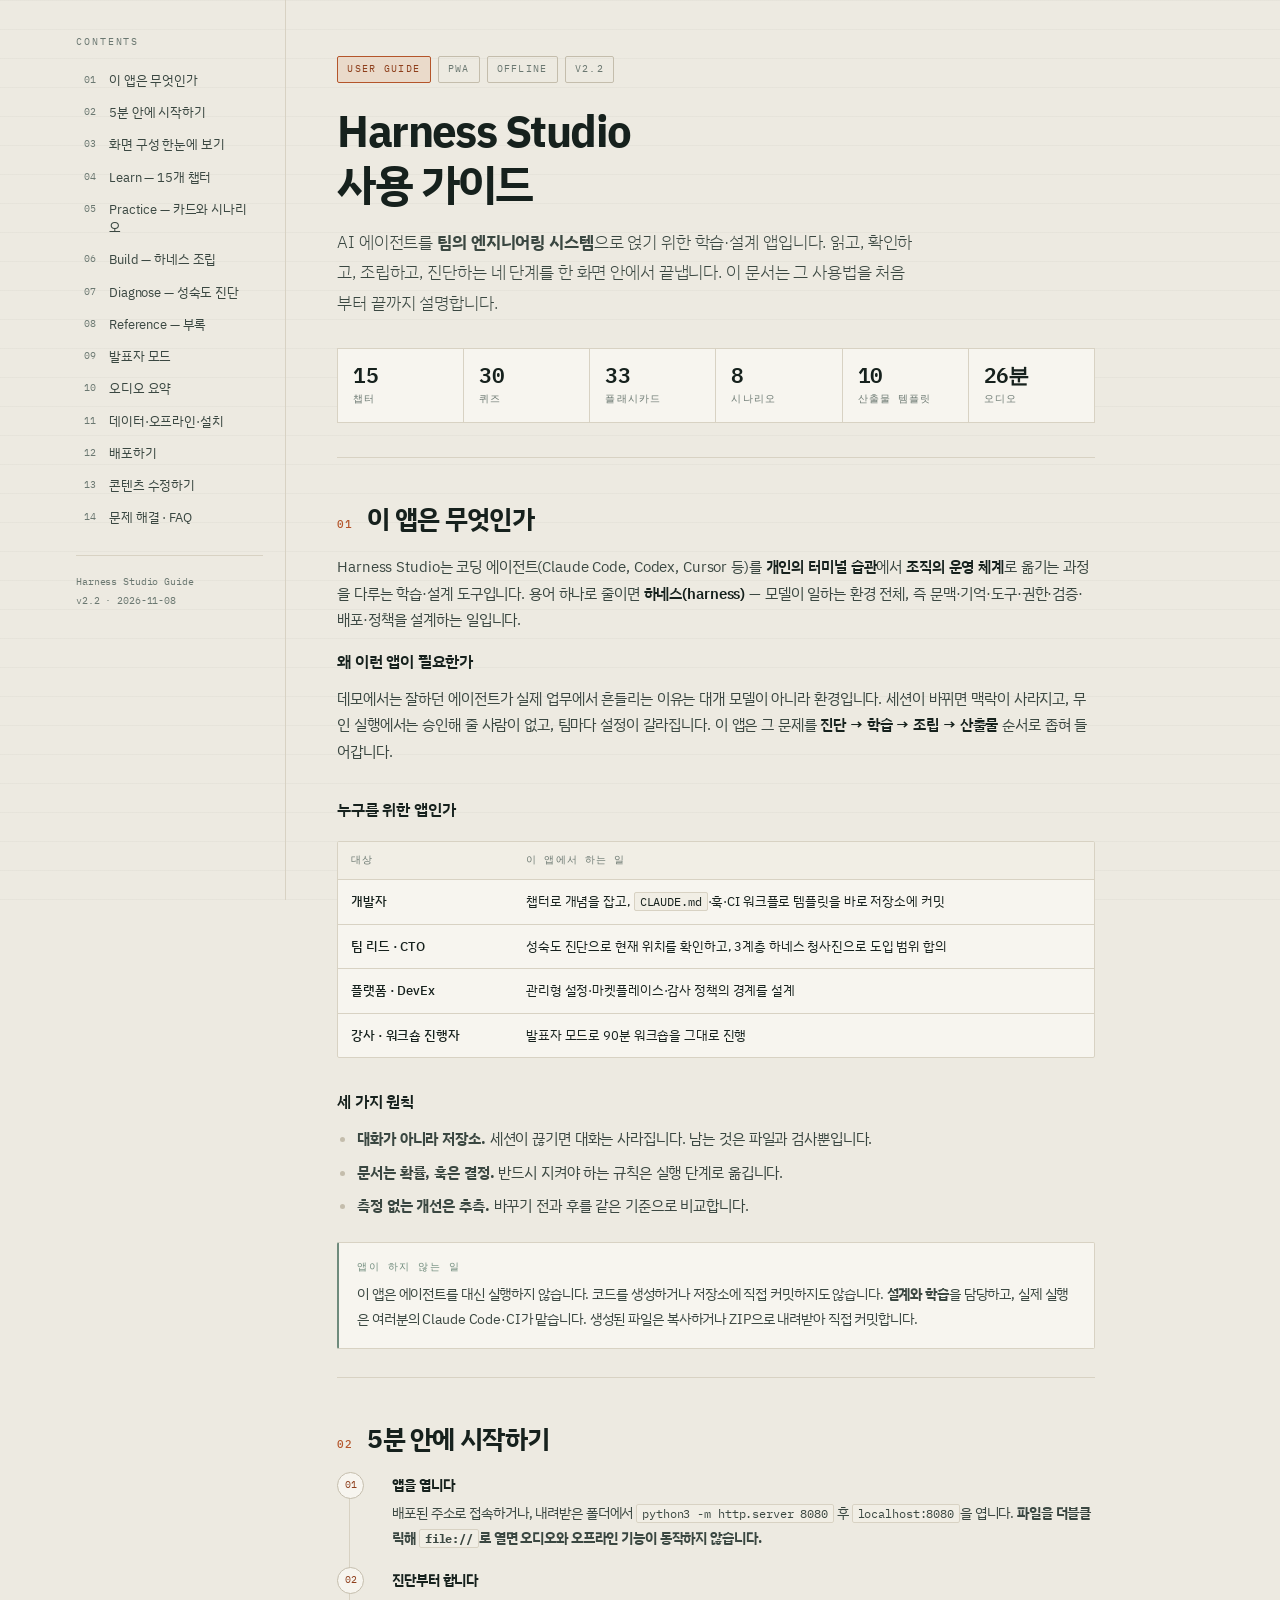
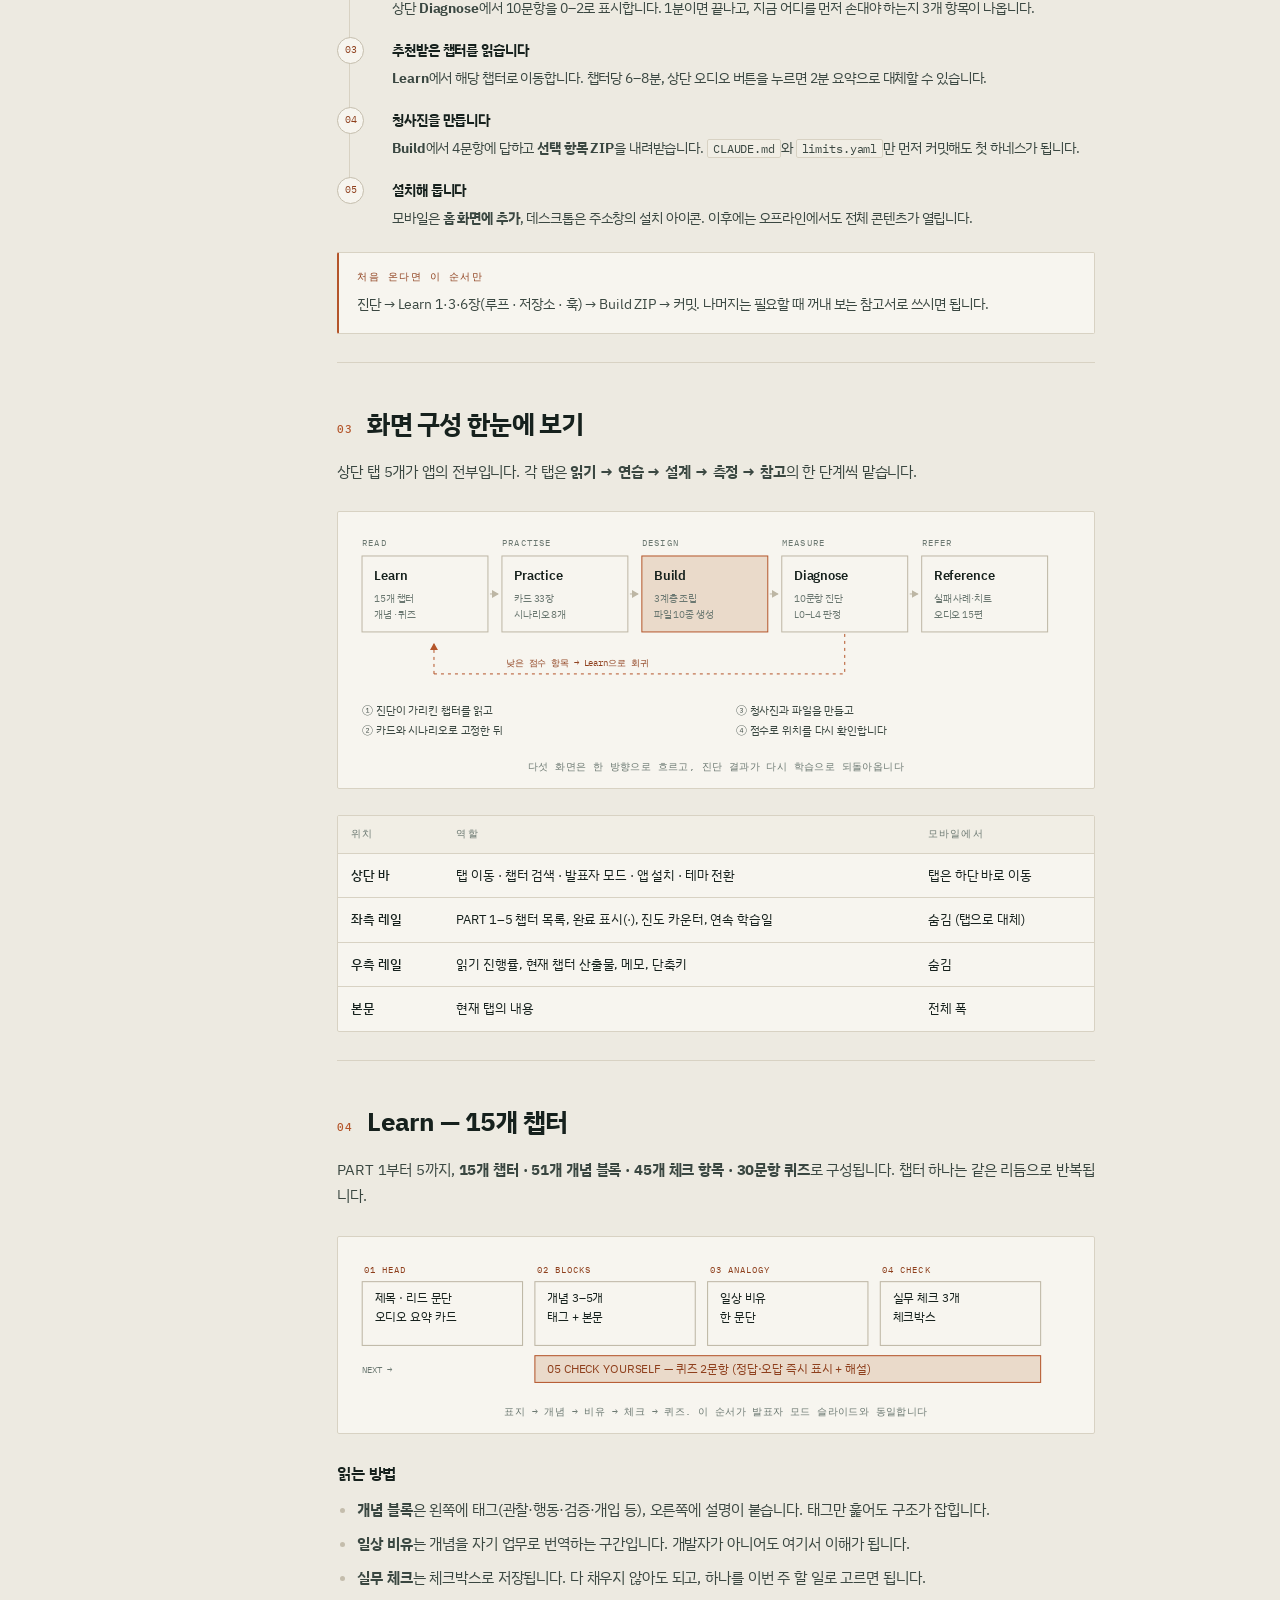
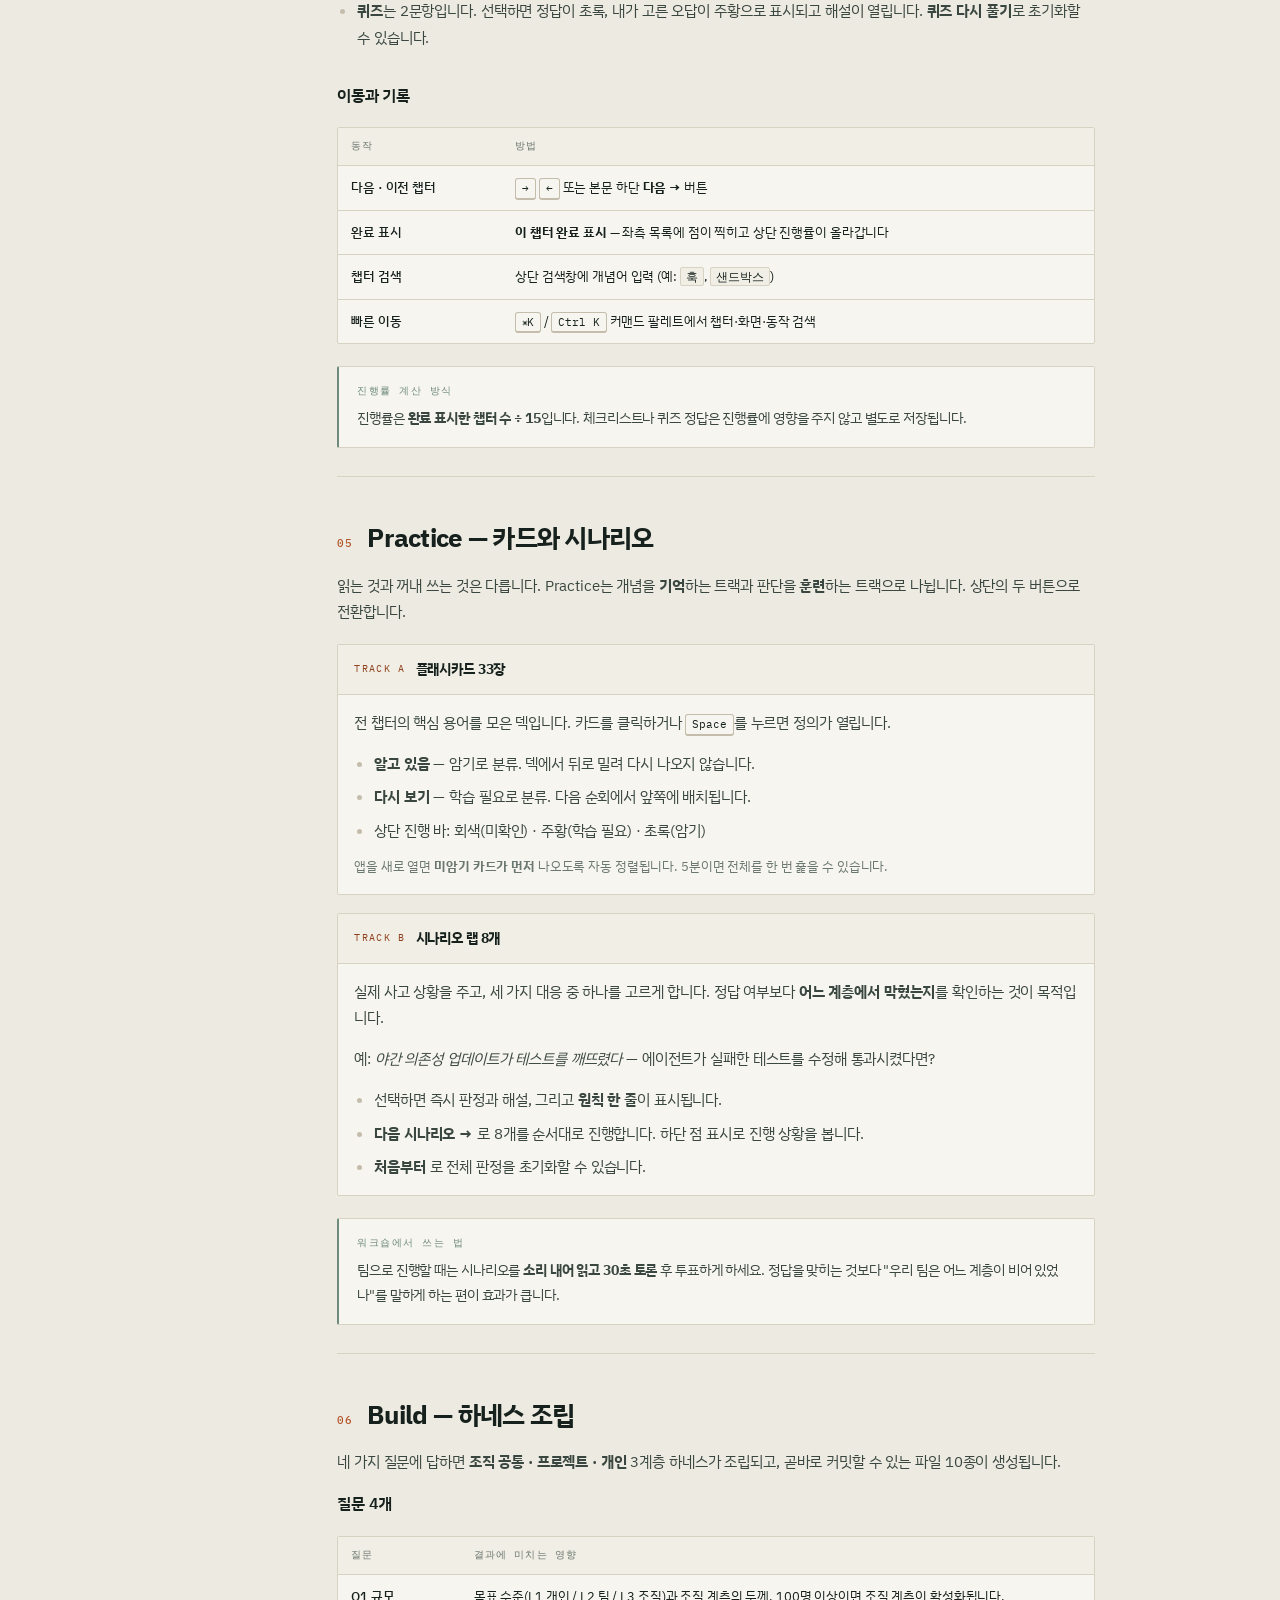
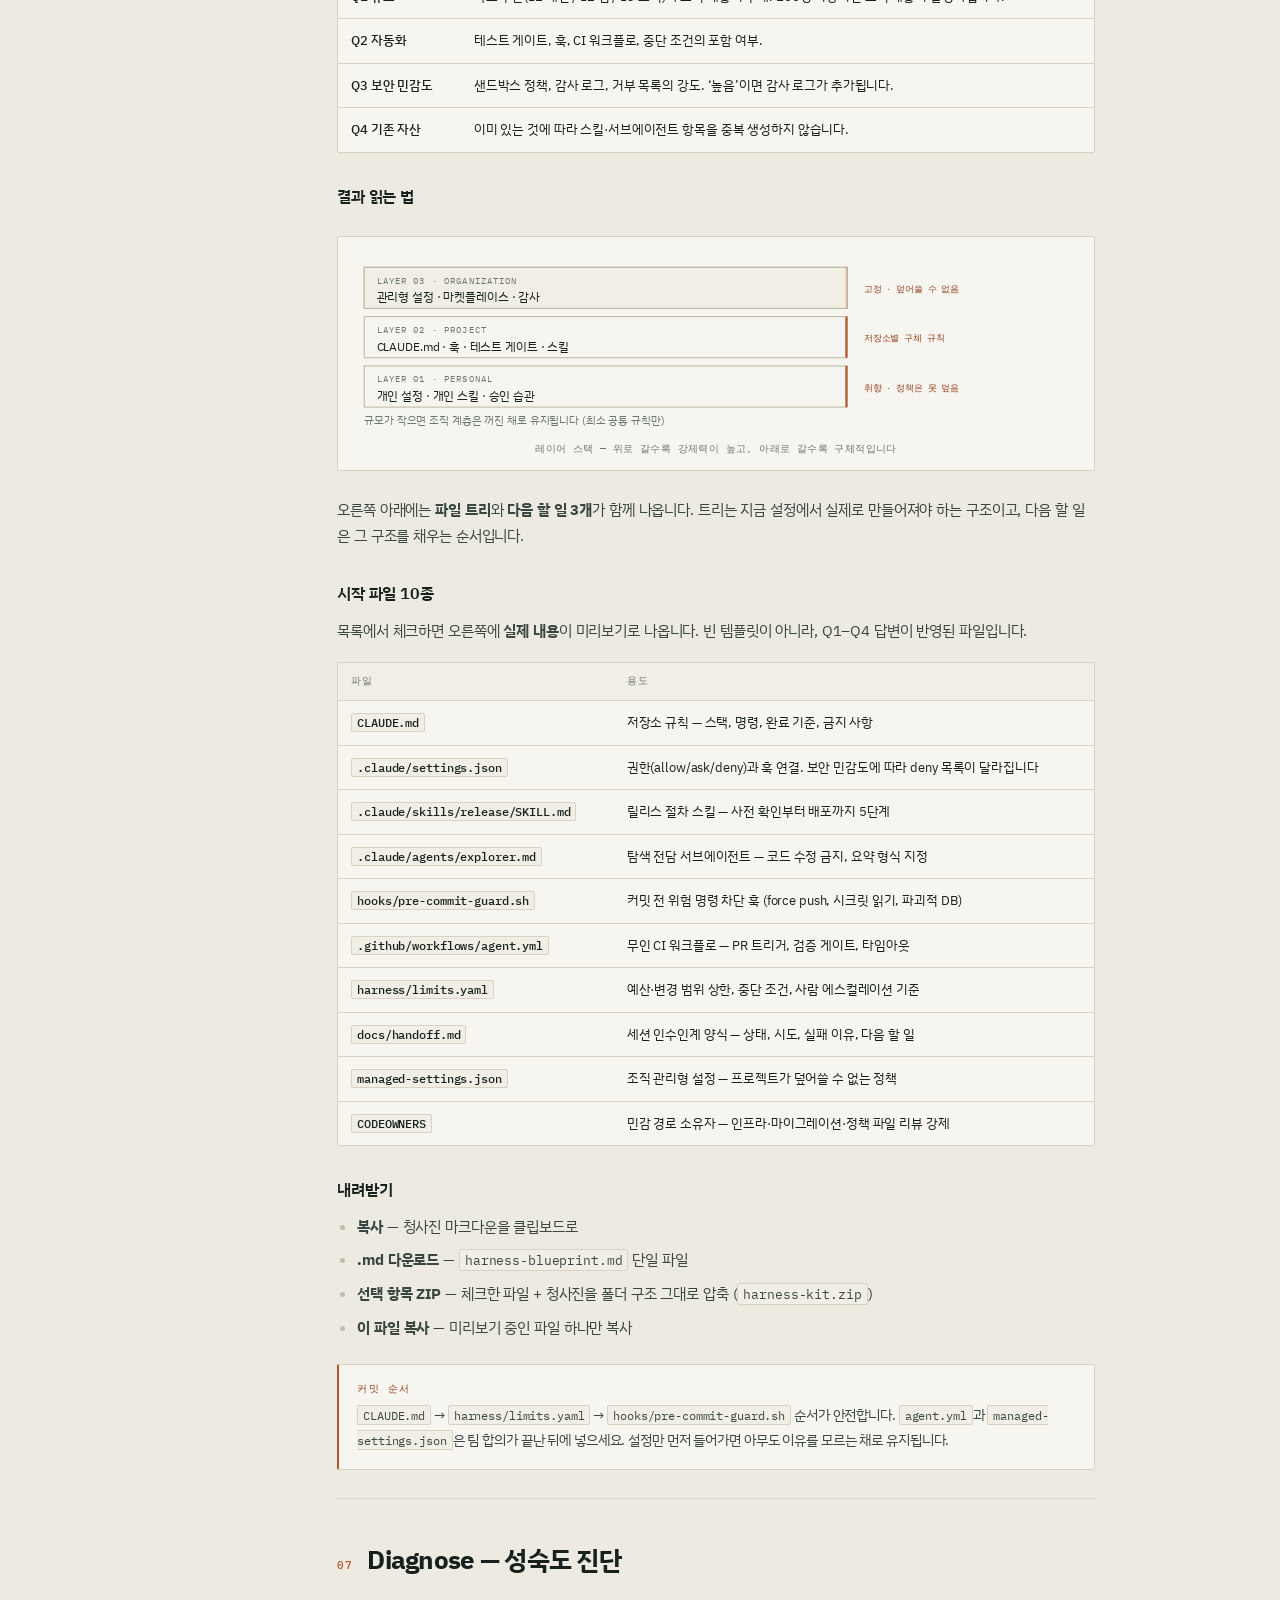
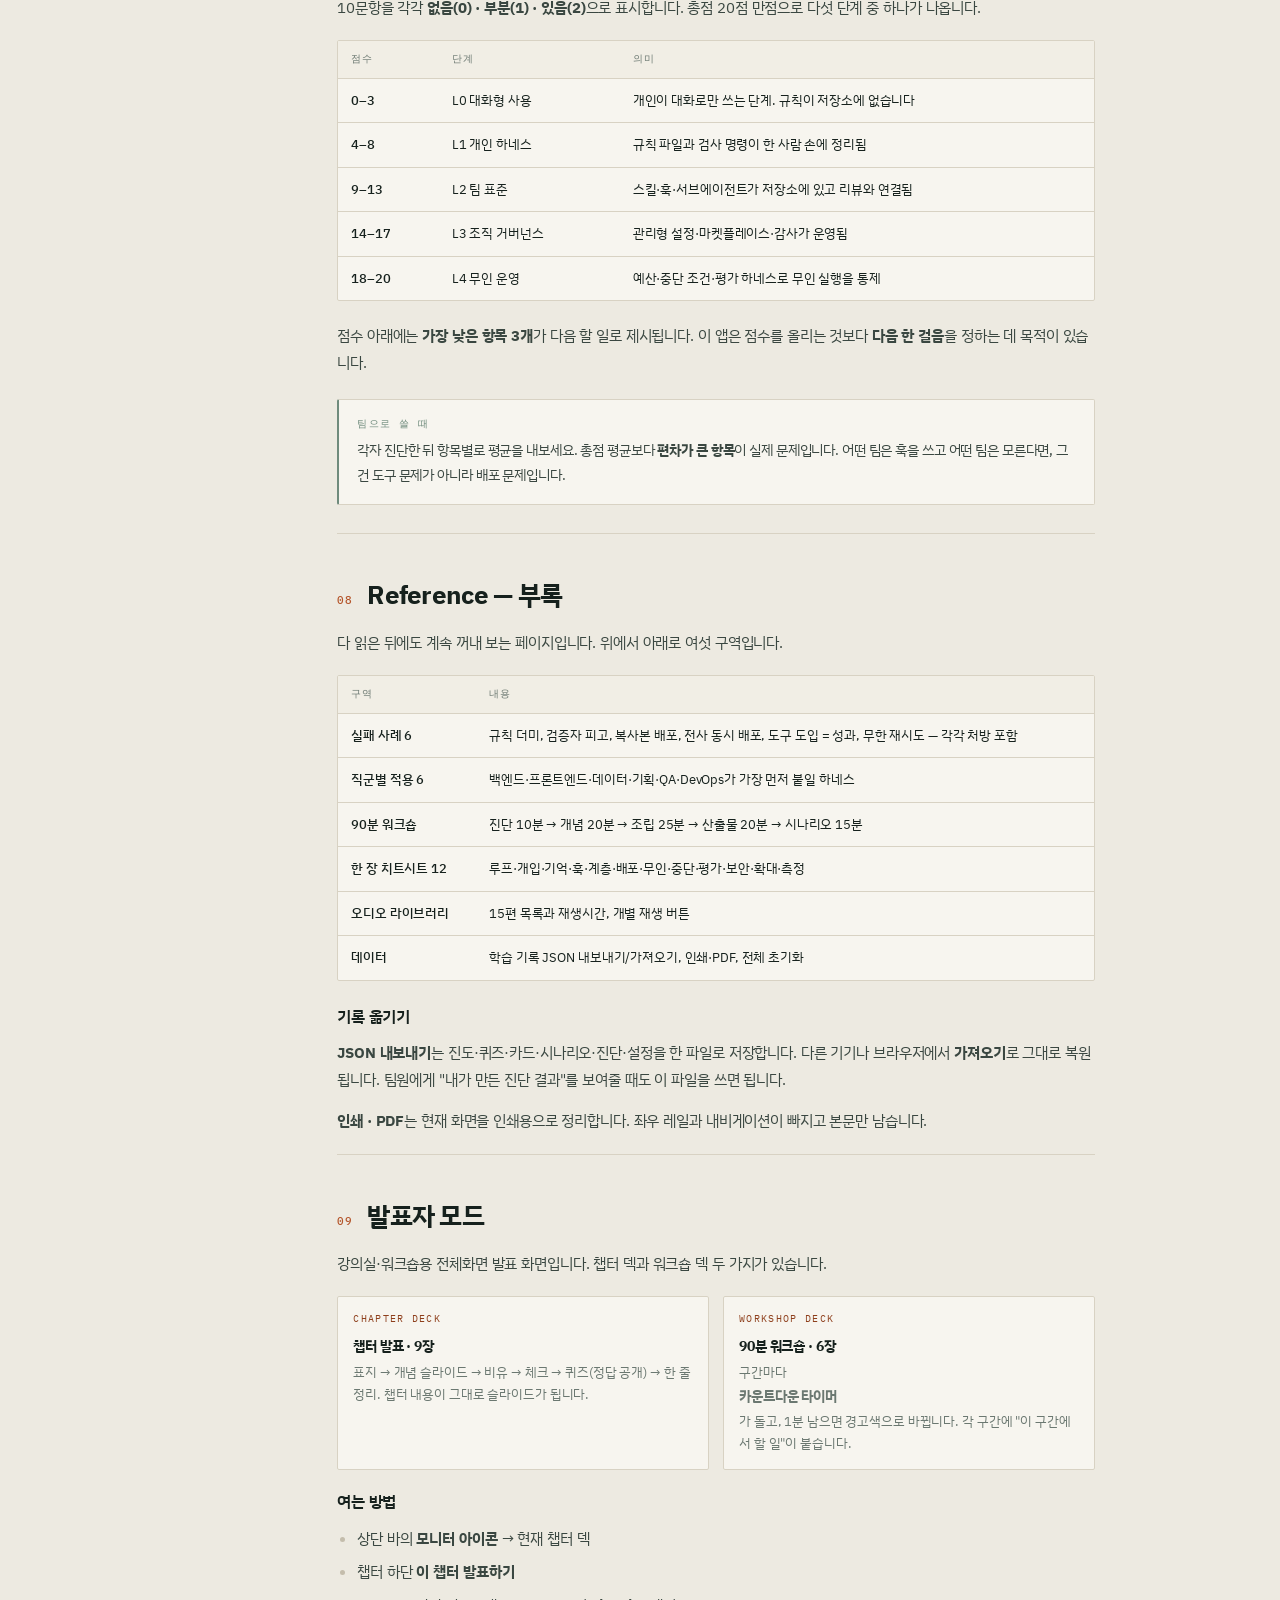
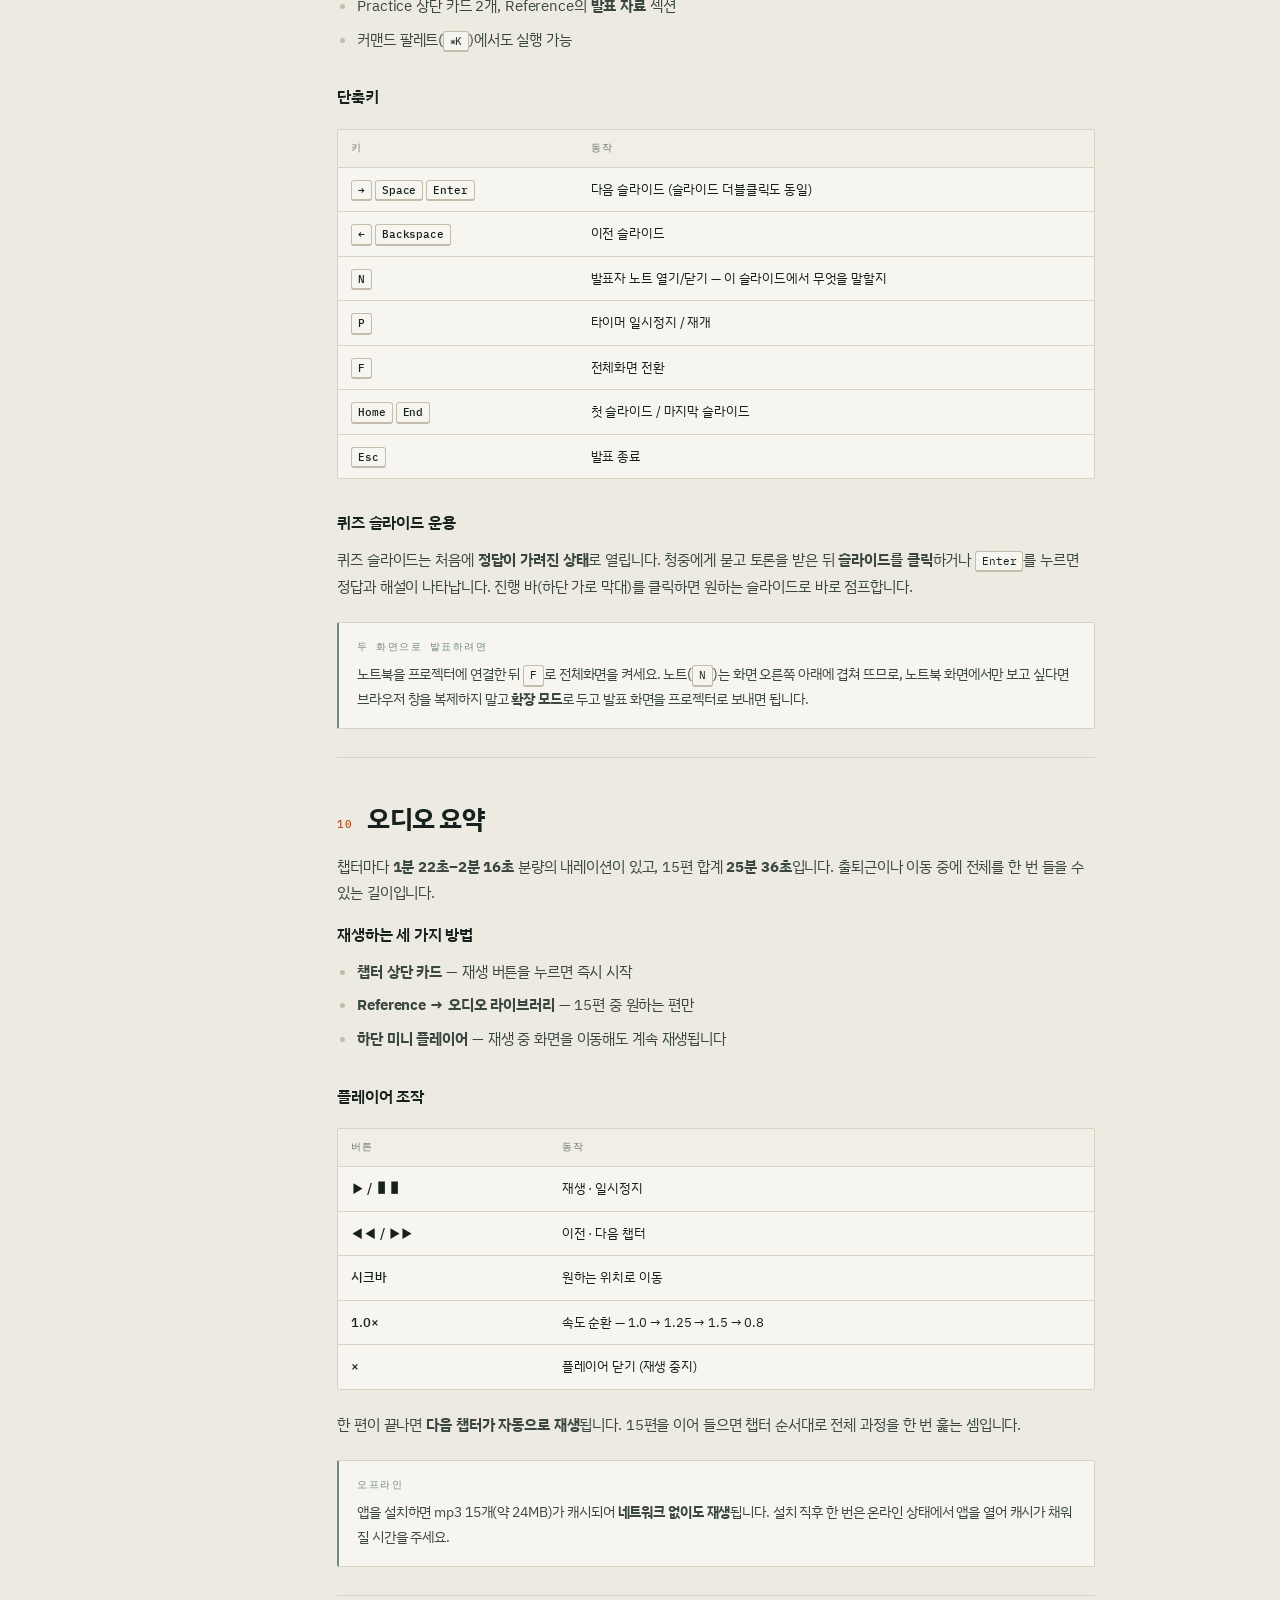
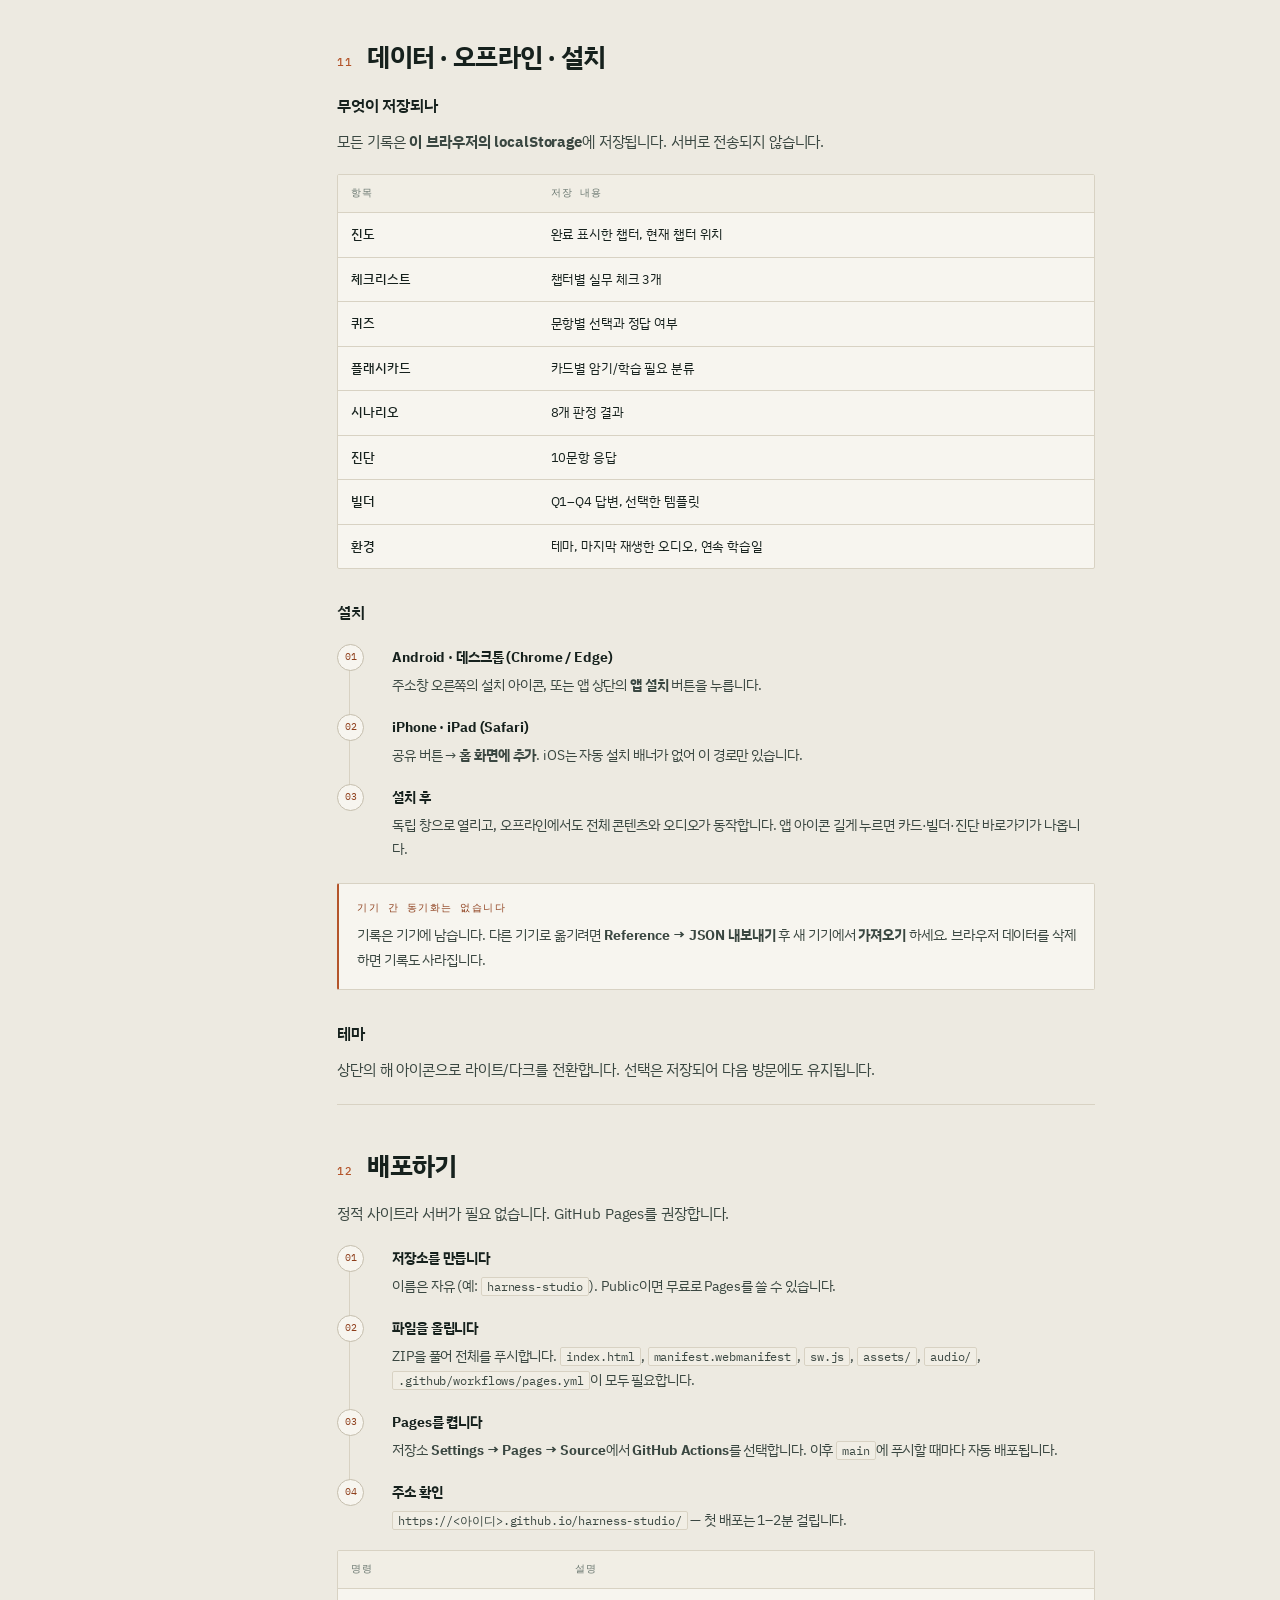
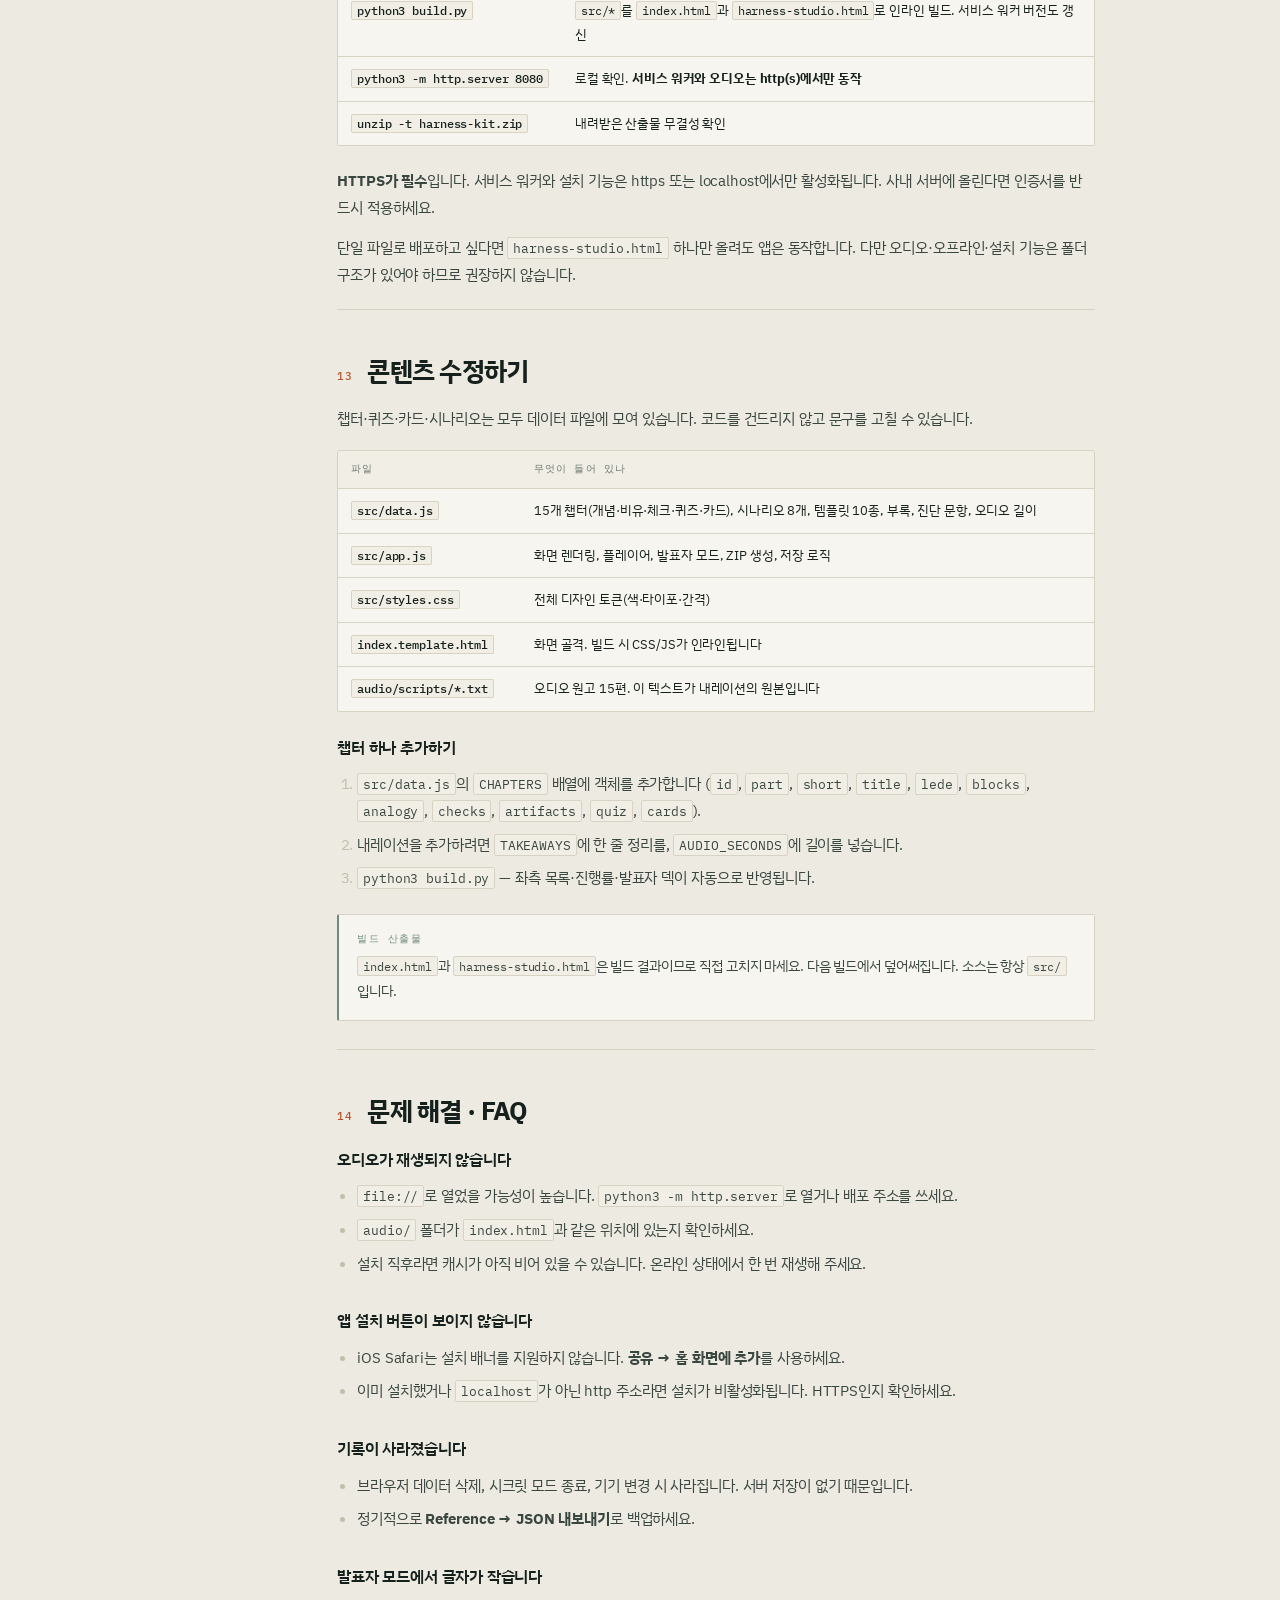
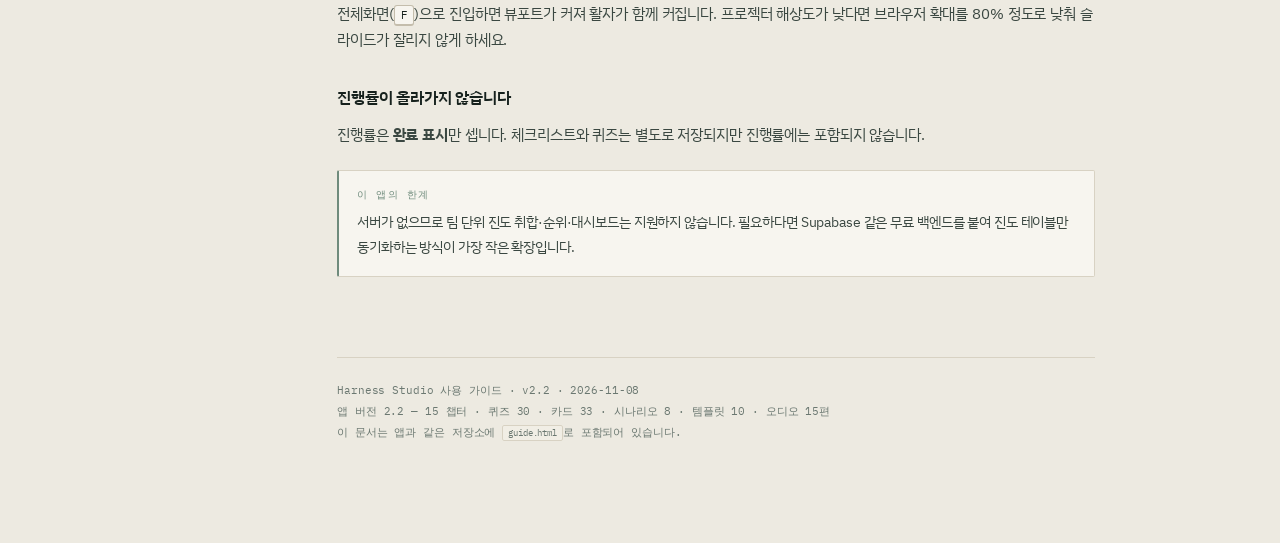
<file: guide.html>
<!DOCTYPE html>
<html lang="ko">
<head>
<meta charset="utf-8">
<meta name="viewport" content="width=device-width, initial-scale=1">
<title>Harness Studio 사용 가이드</title>
<meta name="description" content="Harness Studio 웹앱의 용도, 기능, 사용 방법을 정리한 가이드.">
<link rel="preconnect" href="https://fonts.googleapis.com">
<link rel="preconnect" href="https://fonts.gstatic.com" crossorigin>
<link href="https://fonts.googleapis.com/css2?family=IBM+Plex+Mono:wght@400;500;600&family=IBM+Plex+Sans+KR:wght@300;400;500;600;700&display=swap" rel="stylesheet">
<style>
:root{
  --bg:#EDEAE1; --surface:#F7F5EF; --surface-2:#F1EEE5;
  --ink:#16211D; --ink-soft:#3A4741; --muted:#6B7871;
  --line:#D8D2C3; --line-2:#C4BDAC;
  --accent:#B4552A; --accent-ink:#8E3F1C; --accent-soft:#EADACA;
  --sage:#6F8B7C; --ok:#4F7A5E;
  --mono:'IBM Plex Mono',ui-monospace,SFMono-Regular,Menlo,monospace;
  --sans:'IBM Plex Sans KR','Pretendard',-apple-system,'Apple SD Gothic Neo','Malgun Gothic',sans-serif;
  --shadow:0 1px 2px rgba(22,33,29,.05),0 14px 34px -20px rgba(22,33,29,.34);
}
*{box-sizing:border-box}
html{scroll-behavior:smooth;scroll-padding-top:24px}
body{
  margin:0;background:var(--bg);color:var(--ink);
  font-family:var(--sans);font-size:15px;line-height:1.78;letter-spacing:-.008em;
  -webkit-font-smoothing:antialiased;
}
body::before{
  content:"";position:fixed;inset:0;pointer-events:none;z-index:0;
  background-image:linear-gradient(rgba(22,33,29,.026) 1px,transparent 1px);
  background-size:100% 29px;
}
::selection{background:var(--accent);color:#fff}
a{color:var(--accent-ink);text-decoration:none;border-bottom:1px solid rgba(180,85,42,.32)}
a:hover{border-bottom-color:var(--accent)}
code{font-family:var(--mono);font-size:.88em;background:var(--surface-2);padding:1px 5px;border-radius:2px;border:1px solid var(--line)}
.wrap{position:relative;z-index:1;display:grid;grid-template-columns:236px minmax(0,1fr);gap:0;max-width:1180px;margin:0 auto}
@media (max-width:960px){.wrap{grid-template-columns:1fr}}

/* ---- toc ---- */
.toc{
  position:sticky;top:0;align-self:start;height:100vh;overflow-y:auto;
  padding:34px 22px 60px 26px;border-right:1px solid var(--line);
}
@media (max-width:960px){
  .toc{position:static;height:auto;border-right:0;border-bottom:1px solid var(--line);padding:24px 20px}
  .toc ol{columns:2;column-gap:18px}
}
.toc-k{font-family:var(--mono);font-size:9.5px;letter-spacing:.2em;text-transform:uppercase;color:var(--muted);margin-bottom:14px}
.toc ol{list-style:none;margin:0;padding:0;counter-reset:n}
.toc li{counter-increment:n;margin-bottom:2px;break-inside:avoid}
.toc a{
  display:flex;gap:9px;padding:6px 8px;border-radius:2px;border:0;
  font-size:12.6px;color:var(--ink-soft);line-height:1.45;
}
.toc a::before{
  content:counter(n,decimal-leading-zero);font-family:var(--mono);font-size:9.5px;
  color:var(--muted);padding-top:2px;flex:0 0 16px;
}
.toc a:hover{background:var(--surface-2);color:var(--ink)}
.toc-foot{margin-top:22px;padding-top:16px;border-top:1px solid var(--line);font-family:var(--mono);font-size:10px;color:var(--muted);line-height:1.9}

/* ---- doc ---- */
.doc{padding:0 clamp(20px,4vw,56px) 100px;max-width:860px}
header.cover{padding:56px 0 34px;border-bottom:1px solid var(--line)}
.badge-row{display:flex;gap:7px;flex-wrap:wrap;margin-bottom:22px}
.badge{
  font-family:var(--mono);font-size:9.5px;letter-spacing:.14em;text-transform:uppercase;
  padding:4px 9px;border:1px solid var(--line-2);border-radius:2px;color:var(--muted);
}
.badge.on{border-color:var(--accent);color:var(--accent-ink);background:var(--accent-soft)}
h1{
  font-size:clamp(30px,4.4vw,44px);line-height:1.2;letter-spacing:-.035em;
  margin:0 0 16px;font-weight:700;text-wrap:balance;
}
.lede{font-size:16.5px;line-height:1.8;color:var(--ink-soft);font-weight:300;max-width:58ch;margin:0}
@media (min-width:600px){.lede{font-size:17px}}

.facts{display:grid;grid-template-columns:repeat(6,minmax(0,1fr));gap:1px;background:var(--line);border:1px solid var(--line);margin-top:30px}
@media (max-width:760px){.facts{grid-template-columns:repeat(3,minmax(0,1fr))}}
.fact{background:var(--surface);padding:14px 15px}
.fact b{display:block;font-family:var(--mono);font-size:21px;font-weight:600;letter-spacing:-.03em;line-height:1.1}
.fact span{display:block;font-family:var(--mono);font-size:9.5px;letter-spacing:.12em;text-transform:uppercase;color:var(--muted);margin-top:5px}

section{padding:44px 0 6px;border-top:1px solid var(--line)}
section:first-of-type{border-top:0}
h2{
  display:flex;gap:14px;align-items:baseline;margin:0 0 18px;
  font-size:clamp(21px,2.6vw,26px);letter-spacing:-.028em;line-height:1.3;font-weight:700;
}
h2 .n{font-family:var(--mono);font-size:11px;letter-spacing:.1em;color:var(--accent);font-weight:500;flex:0 0 auto}
h3{margin:30px 0 10px;font-size:15.5px;font-weight:600;letter-spacing:-.012em}
h3:first-of-type{margin-top:8px}
p{margin:0 0 14px;color:var(--ink-soft)}
p strong{color:var(--ink);font-weight:600}
ul,ol{margin:0 0 16px;padding-left:20px;color:var(--ink-soft)}
li{margin-bottom:7px}
li::marker{color:var(--line-2)}
.small{font-size:13px;color:var(--muted)}

/* callout */
.note{
  margin:22px 0;padding:16px 18px;background:var(--surface);border:1px solid var(--line);
  border-left:2px solid var(--sage);border-radius:2px;
}
.note .k{display:block;font-family:var(--mono);font-size:9.5px;letter-spacing:.16em;text-transform:uppercase;color:var(--sage);margin-bottom:6px}
.note p{margin:0;font-size:14px}
.note.warn{border-left-color:var(--accent)}
.note.warn .k{color:var(--accent-ink)}

/* tables */
.tablewrap{overflow-x:auto;margin:18px 0 22px;border:1px solid var(--line);border-radius:2px;background:var(--surface)}
table{width:100%;border-collapse:collapse;font-size:13.2px;min-width:480px}
th,td{text-align:left;padding:10px 13px;vertical-align:top;border-bottom:1px solid var(--line)}
tr:last-child td{border-bottom:0}
th{
  font-family:var(--mono);font-size:9.5px;letter-spacing:.12em;text-transform:uppercase;
  color:var(--muted);font-weight:500;background:var(--surface-2);white-space:nowrap;
}
td:first-child{color:var(--ink);font-weight:500;white-space:nowrap}
td code{white-space:nowrap}

/* steps */
.steps{list-style:none;margin:18px 0;padding:0;counter-reset:s}
.steps li{
  counter-increment:s;position:relative;padding:0 0 18px 42px;margin:0;
  border-left:1px solid var(--line);margin-left:12px;
}
.steps li:last-child{border-left-color:transparent;padding-bottom:0}
.steps li::before{
  content:counter(s,decimal-leading-zero);position:absolute;left:-13px;top:-1px;
  width:25px;height:25px;background:var(--surface);border:1px solid var(--line-2);
  border-radius:50%;display:grid;place-items:center;
  font-family:var(--mono);font-size:9.5px;color:var(--accent-ink);
}
.steps > li > b{display:block;font-size:14px;margin-bottom:3px;color:var(--ink)}
.steps p b,.steps > li > p b{display:inline;font-size:inherit;margin:0}
.steps p{margin:0;font-size:13.6px}

/* feature blocks */
.feature{border:1px solid var(--line);background:var(--surface);border-radius:2px;margin:18px 0;overflow:hidden}
.feature-h{display:flex;align-items:center;gap:10px;padding:12px 16px;border-bottom:1px solid var(--line);background:var(--surface-2)}
.feature-h .tag{font-family:var(--mono);font-size:9.5px;letter-spacing:.14em;text-transform:uppercase;color:var(--accent-ink)}
.feature-h b{font-size:14px;letter-spacing:-.01em}
.feature-b{padding:15px 16px 4px}
.feature-b p:last-child{margin-bottom:12px}
.feature-b ul{margin-bottom:10px}

/* kbd */
kbd{
  display:inline-block;font-family:var(--mono);font-size:10.5px;line-height:1;
  padding:4px 6px;background:var(--surface);border:1px solid var(--line-2);
  border-bottom-width:2px;border-radius:3px;color:var(--ink);white-space:nowrap;
}

/* figure */
figure{margin:26px 0;border:1px solid var(--line);background:var(--surface);border-radius:2px;padding:20px 18px 12px;overflow:hidden}
figure svg{display:block;width:100%;height:auto}
figcaption{font-family:var(--mono);font-size:10px;color:var(--muted);letter-spacing:.04em;margin-top:10px;text-align:center}

.split{display:grid;grid-template-columns:1fr 1fr;gap:14px;margin:18px 0}
@media (max-width:640px){.split{grid-template-columns:1fr}}
.mini{border:1px solid var(--line);background:var(--surface);padding:14px 15px;border-radius:2px}
.mini .k{font-family:var(--mono);font-size:9.5px;letter-spacing:.14em;text-transform:uppercase;color:var(--accent-ink);margin-bottom:6px}
.mini b{display:block;font-size:13.8px;margin-bottom:4px}
.mini p{margin:0;font-size:12.8px;line-height:1.7;color:var(--muted)}

footer{margin-top:52px;padding-top:22px;border-top:1px solid var(--line);font-family:var(--mono);font-size:10.5px;color:var(--muted);line-height:2}

@media print{
  body{background:#fff}
  body::before,.toc{display:none}
  .wrap{display:block;max-width:none}
  .doc{max-width:none;padding:0}
  section{break-inside:avoid;border-top:1px solid #ccc}
  a{color:#000;border:0}
  .feature,.note,figure,table{break-inside:avoid}
}
</style>
</head>
<body>
<div class="wrap">

<aside class="toc" aria-label="목차">
  <div class="toc-k">Contents</div>
  <ol>
    <li><a href="#s1">이 앱은 무엇인가</a></li>
    <li><a href="#s2">5분 안에 시작하기</a></li>
    <li><a href="#s3">화면 구성 한눈에 보기</a></li>
    <li><a href="#s4">Learn — 15개 챕터</a></li>
    <li><a href="#s5">Practice — 카드와 시나리오</a></li>
    <li><a href="#s6">Build — 하네스 조립</a></li>
    <li><a href="#s7">Diagnose — 성숙도 진단</a></li>
    <li><a href="#s8">Reference — 부록</a></li>
    <li><a href="#s9">발표자 모드</a></li>
    <li><a href="#s10">오디오 요약</a></li>
    <li><a href="#s11">데이터·오프라인·설치</a></li>
    <li><a href="#s12">배포하기</a></li>
    <li><a href="#s13">콘텐츠 수정하기</a></li>
    <li><a href="#s14">문제 해결 · FAQ</a></li>
  </ol>
  <div class="toc-foot">
    Harness Studio Guide<br>
    v2.2 · 2026-11-08
  </div>
</aside>

<main class="doc">

<header class="cover">
  <div class="badge-row">
    <span class="badge on">User Guide</span>
    <span class="badge">PWA</span>
    <span class="badge">Offline</span>
    <span class="badge">v2.2</span>
  </div>
  <h1>Harness Studio<br>사용 가이드</h1>
  <p class="lede">AI 에이전트를 <b>팀의 엔지니어링 시스템</b>으로 얹기 위한 학습·설계 앱입니다. 읽고, 확인하고, 조립하고, 진단하는 네 단계를 한 화면 안에서 끝냅니다. 이 문서는 그 사용법을 처음부터 끝까지 설명합니다.</p>
  <div class="facts">
    <div class="fact"><b>15</b><span>챕터</span></div>
    <div class="fact"><b>30</b><span>퀴즈</span></div>
    <div class="fact"><b>33</b><span>플래시카드</span></div>
    <div class="fact"><b>8</b><span>시나리오</span></div>
    <div class="fact"><b>10</b><span>산출물 템플릿</span></div>
    <div class="fact"><b>26분</b><span>오디오</span></div>
  </div>
</header>

<section id="s1">
  <h2><span class="n">01</span>이 앱은 무엇인가</h2>
  <p>Harness Studio는 코딩 에이전트(Claude Code, Codex, Cursor 등)를 <strong>개인의 터미널 습관</strong>에서 <strong>조직의 운영 체계</strong>로 옮기는 과정을 다루는 학습·설계 도구입니다. 용어 하나로 줄이면 <strong>하네스(harness)</strong> — 모델이 일하는 환경 전체, 즉 문맥·기억·도구·권한·검증·배포·정책을 설계하는 일입니다.</p>

  <h3>왜 이런 앱이 필요한가</h3>
  <p>데모에서는 잘하던 에이전트가 실제 업무에서 흔들리는 이유는 대개 모델이 아니라 환경입니다. 세션이 바뀌면 맥락이 사라지고, 무인 실행에서는 승인해 줄 사람이 없고, 팀마다 설정이 갈라집니다. 이 앱은 그 문제를 <strong>진단 → 학습 → 조립 → 산출물</strong> 순서로 좁혀 들어갑니다.</p>

  <h3>누구를 위한 앱인가</h3>
  <div class="tablewrap">
    <table>
      <thead><tr><th>대상</th><th>이 앱에서 하는 일</th></tr></thead>
      <tbody>
        <tr><td>개발자</td><td>챕터로 개념을 잡고, <code>CLAUDE.md</code>·훅·CI 워크플로 템플릿을 바로 저장소에 커밋</td></tr>
        <tr><td>팀 리드 · CTO</td><td>성숙도 진단으로 현재 위치를 확인하고, 3계층 하네스 청사진으로 도입 범위 합의</td></tr>
        <tr><td>플랫폼 · DevEx</td><td>관리형 설정·마켓플레이스·감사 정책의 경계를 설계</td></tr>
        <tr><td>강사 · 워크숍 진행자</td><td>발표자 모드로 90분 워크숍을 그대로 진행</td></tr>
      </tbody>
    </table>
  </div>

  <h3>세 가지 원칙</h3>
  <ul>
    <li><strong>대화가 아니라 저장소.</strong> 세션이 끊기면 대화는 사라집니다. 남는 것은 파일과 검사뿐입니다.</li>
    <li><strong>문서는 확률, 훅은 결정.</strong> 반드시 지켜야 하는 규칙은 실행 단계로 옮깁니다.</li>
    <li><strong>측정 없는 개선은 추측.</strong> 바꾸기 전과 후를 같은 기준으로 비교합니다.</li>
  </ul>

  <div class="note">
    <span class="k">앱이 하지 않는 일</span>
    <p>이 앱은 에이전트를 대신 실행하지 않습니다. 코드를 생성하거나 저장소에 직접 커밋하지도 않습니다. <b>설계와 학습</b>을 담당하고, 실제 실행은 여러분의 Claude Code·CI가 맡습니다. 생성된 파일은 복사하거나 ZIP으로 내려받아 직접 커밋합니다.</p>
  </div>
</section>

<section id="s2">
  <h2><span class="n">02</span>5분 안에 시작하기</h2>
  <ol class="steps">
    <li><b>앱을 엽니다</b><p>배포된 주소로 접속하거나, 내려받은 폴더에서 <code>python3 -m http.server 8080</code> 후 <code>localhost:8080</code>을 엽니다. <b>파일을 더블클릭해 <code>file://</code>로 열면 오디오와 오프라인 기능이 동작하지 않습니다.</b></p></li>
    <li><b>진단부터 합니다</b><p>상단 <b>Diagnose</b>에서 10문항을 0–2로 표시합니다. 1분이면 끝나고, 지금 어디를 먼저 손대야 하는지 3개 항목이 나옵니다.</p></li>
    <li><b>추천받은 챕터를 읽습니다</b><p><b>Learn</b>에서 해당 챕터로 이동합니다. 챕터당 6–8분, 상단 오디오 버튼을 누르면 2분 요약으로 대체할 수 있습니다.</p></li>
    <li><b>청사진을 만듭니다</b><p><b>Build</b>에서 4문항에 답하고 <b>선택 항목 ZIP</b>을 내려받습니다. <code>CLAUDE.md</code>와 <code>limits.yaml</code>만 먼저 커밋해도 첫 하네스가 됩니다.</p></li>
    <li><b>설치해 둡니다</b><p>모바일은 <b>홈 화면에 추가</b>, 데스크톱은 주소창의 설치 아이콘. 이후에는 오프라인에서도 전체 콘텐츠가 열립니다.</p></li>
  </ol>

  <div class="note warn">
    <span class="k">처음 온다면 이 순서만</span>
    <p>진단 → Learn 1·3·6장(루프 · 저장소 · 훅) → Build ZIP → 커밋. 나머지는 필요할 때 꺼내 보는 참고서로 쓰시면 됩니다.</p>
  </div>
</section>

<section id="s3">
  <h2><span class="n">03</span>화면 구성 한눈에 보기</h2>
  <p>상단 탭 5개가 앱의 전부입니다. 각 탭은 <b>읽기 → 연습 → 설계 → 측정 → 참고</b>의 한 단계씩 맡습니다.</p>

  <figure>
    <svg viewBox="0 0 720 216" role="img" aria-label="앱의 다섯 화면과 역할">
      <defs>
        <marker id="ar" markerWidth="8" markerHeight="8" refX="6" refY="4" orient="auto">
          <path d="M0,0 L7,4 L0,8 z" fill="#BDB6A4"/>
        </marker>
        <marker id="ar2" markerWidth="8" markerHeight="8" refX="6" refY="4" orient="auto">
          <path d="M0,0 L7,4 L0,8 z" fill="#B4552A"/>
        </marker>
      </defs>
      <g font-family="IBM Plex Mono, monospace" font-size="9.5" fill="#6B7871" letter-spacing="1.2">
        <text x="6" y="14">READ</text><text x="146" y="14">PRACTISE</text><text x="286" y="14">DESIGN</text><text x="426" y="14">MEASURE</text><text x="566" y="14">REFER</text>
      </g>
      <g>
        <rect x="6" y="24" width="126" height="76" fill="#F7F5EF" stroke="#BDB6A4"/>
        <rect x="146" y="24" width="126" height="76" fill="#F7F5EF" stroke="#BDB6A4"/>
        <rect x="286" y="24" width="126" height="76" fill="#EADACA" stroke="#B4552A"/>
        <rect x="426" y="24" width="126" height="76" fill="#F7F5EF" stroke="#BDB6A4"/>
        <rect x="566" y="24" width="126" height="76" fill="#F7F5EF" stroke="#BDB6A4"/>
      </g>
      <g font-family="IBM Plex Sans KR, sans-serif" font-size="13.5" fill="#16211D" font-weight="600">
        <text x="18" y="48">Learn</text><text x="158" y="48">Practice</text><text x="298" y="48">Build</text><text x="438" y="48">Diagnose</text><text x="578" y="48">Reference</text>
      </g>
      <g font-family="IBM Plex Sans KR, sans-serif" font-size="10.5" fill="#6B7871">
        <text x="18" y="70">15개 챕터</text><text x="18" y="86">개념 · 퀴즈</text>
        <text x="158" y="70">카드 33장</text><text x="158" y="86">시나리오 8개</text>
        <text x="298" y="70">3계층 조립</text><text x="298" y="86">파일 10종 생성</text>
        <text x="438" y="70">10문항 진단</text><text x="438" y="86">L0–L4 판정</text>
        <text x="578" y="70">실패 사례·치트</text><text x="578" y="86">오디오 15편</text>
      </g>
      <g stroke="#BDB6A4" stroke-width="1" fill="none" marker-end="url(#ar)">
        <path d="M134 62 H142"/><path d="M274 62 H282"/><path d="M414 62 H422"/><path d="M554 62 H562"/>
      </g>
      <g stroke="#B4552A" stroke-width="1" stroke-dasharray="3 4" fill="none">
        <path d="M489 102 V142 H78"/>
        <path d="M78 142 V112" marker-end="url(#ar2)"/>
      </g>
      <text x="150" y="134" font-family="IBM Plex Mono, monospace" font-size="9.5" fill="#8E3F1C">낮은 점수 항목 → Learn으로 회귀</text>
      <g font-family="IBM Plex Sans KR, sans-serif" font-size="11.5" fill="#3A4741">
        <text x="6" y="182">① 진단이 가리킨 챕터를 읽고</text>
        <text x="6" y="202">② 카드와 시나리오로 고정한 뒤</text>
        <text x="380" y="182">③ 청사진과 파일을 만들고</text>
        <text x="380" y="202">④ 점수로 위치를 다시 확인합니다</text>
      </g>
    </svg>
    <figcaption>다섯 화면은 한 방향으로 흐르고, 진단 결과가 다시 학습으로 되돌아옵니다</figcaption>
  </figure>

  <div class="tablewrap">
    <table>
      <thead><tr><th>위치</th><th>역할</th><th>모바일에서</th></tr></thead>
      <tbody>
        <tr><td>상단 바</td><td>탭 이동 · 챕터 검색 · 발표자 모드 · 앱 설치 · 테마 전환</td><td>탭은 하단 바로 이동</td></tr>
        <tr><td>좌측 레일</td><td>PART 1–5 챕터 목록, 완료 표시(·), 진도 카운터, 연속 학습일</td><td>숨김 (탭으로 대체)</td></tr>
        <tr><td>우측 레일</td><td>읽기 진행률, 현재 챕터 산출물, 메모, 단축키</td><td>숨김</td></tr>
        <tr><td>본문</td><td>현재 탭의 내용</td><td>전체 폭</td></tr>
      </tbody>
    </table>
  </div>
</section>

<section id="s4">
  <h2><span class="n">04</span>Learn — 15개 챕터</h2>
  <p>PART 1부터 5까지, <b>15개 챕터 · 51개 개념 블록 · 45개 체크 항목 · 30문항 퀴즈</b>로 구성됩니다. 챕터 하나는 같은 리듬으로 반복됩니다.</p>

  <figure>
    <svg viewBox="0 0 700 132" role="img" aria-label="챕터 한 편의 구성">
      <g font-family="IBM Plex Mono, monospace" font-size="9" fill="#8E3F1C" letter-spacing="1">
        <text x="8" y="16">01 HEAD</text><text x="176" y="16">02 BLOCKS</text><text x="344" y="16">03 ANALOGY</text><text x="512" y="16">04 CHECK</text>
      </g>
      <g fill="#F7F5EF" stroke="#BDB6A4">
        <rect x="6" y="24" width="156" height="62"/><rect x="174" y="24" width="156" height="62"/>
        <rect x="342" y="24" width="156" height="62"/><rect x="510" y="24" width="156" height="62"/>
      </g>
      <g font-family="IBM Plex Sans KR, sans-serif" font-size="11.5" fill="#16211D">
        <text x="18" y="44">제목 · 리드 문단</text><text x="18" y="62">오디오 요약 카드</text>
        <text x="186" y="44">개념 3–5개</text><text x="186" y="62">태그 + 본문</text>
        <text x="354" y="44">일상 비유</text><text x="354" y="62">한 문단</text>
        <text x="522" y="44">실무 체크 3개</text><text x="522" y="62">체크박스</text>
      </g>
      <g fill="#EADACA" stroke="#B4552A"><rect x="174" y="96" width="492" height="26"/></g>
      <g font-family="IBM Plex Sans KR, sans-serif" font-size="11.5" fill="#8E3F1C">
        <text x="186" y="113">05 CHECK YOURSELF — 퀴즈 2문항 (정답·오답 즉시 표시 + 해설)</text>
      </g>
      <g font-family="IBM Plex Mono, monospace" font-size="9" fill="#6B7871"><text x="6" y="113">NEXT →</text></g>
    </svg>
    <figcaption>표지 → 개념 → 비유 → 체크 → 퀴즈. 이 순서가 발표자 모드 슬라이드와 동일합니다</figcaption>
  </figure>

  <h3>읽는 방법</h3>
  <ul>
    <li><b>개념 블록</b>은 왼쪽에 태그(관찰·행동·검증·개입 등), 오른쪽에 설명이 붙습니다. 태그만 훑어도 구조가 잡힙니다.</li>
    <li><b>일상 비유</b>는 개념을 자기 업무로 번역하는 구간입니다. 개발자가 아니어도 여기서 이해가 됩니다.</li>
    <li><b>실무 체크</b>는 체크박스로 저장됩니다. 다 채우지 않아도 되고, 하나를 이번 주 할 일로 고르면 됩니다.</li>
    <li><b>퀴즈</b>는 2문항입니다. 선택하면 정답이 초록, 내가 고른 오답이 주황으로 표시되고 해설이 열립니다. <b>퀴즈 다시 풀기</b>로 초기화할 수 있습니다.</li>
  </ul>

  <h3>이동과 기록</h3>
  <div class="tablewrap">
    <table>
      <thead><tr><th>동작</th><th>방법</th></tr></thead>
      <tbody>
        <tr><td>다음 · 이전 챕터</td><td><kbd>→</kbd> <kbd>←</kbd> 또는 본문 하단 <b>다음 →</b> 버튼</td></tr>
        <tr><td>완료 표시</td><td><b>이 챕터 완료 표시</b> — 좌측 목록에 점이 찍히고 상단 진행률이 올라갑니다</td></tr>
        <tr><td>챕터 검색</td><td>상단 검색창에 개념어 입력 (예: <code>훅</code>, <code>샌드박스</code>)</td></tr>
        <tr><td>빠른 이동</td><td><kbd>⌘K</kbd> / <kbd>Ctrl K</kbd> 커맨드 팔레트에서 챕터·화면·동작 검색</td></tr>
      </tbody>
    </table>
  </div>

  <div class="note">
    <span class="k">진행률 계산 방식</span>
    <p>진행률은 <b>완료 표시한 챕터 수 ÷ 15</b>입니다. 체크리스트나 퀴즈 정답은 진행률에 영향을 주지 않고 별도로 저장됩니다.</p>
  </div>
</section>

<section id="s5">
  <h2><span class="n">05</span>Practice — 카드와 시나리오</h2>
  <p>읽는 것과 꺼내 쓰는 것은 다릅니다. Practice는 개념을 <b>기억</b>하는 트랙과 판단을 <b>훈련</b>하는 트랙으로 나뉩니다. 상단의 두 버튼으로 전환합니다.</p>

  <div class="feature">
    <div class="feature-h"><span class="tag">Track A</span><b>플래시카드 33장</b></div>
    <div class="feature-b">
      <p>전 챕터의 핵심 용어를 모은 덱입니다. 카드를 클릭하거나 <kbd>Space</kbd>를 누르면 정의가 열립니다.</p>
      <ul>
        <li><b>알고 있음</b> — 암기로 분류. 덱에서 뒤로 밀려 다시 나오지 않습니다.</li>
        <li><b>다시 보기</b> — 학습 필요로 분류. 다음 순회에서 앞쪽에 배치됩니다.</li>
        <li>상단 진행 바: 회색(미확인) · 주황(학습 필요) · 초록(암기)</li>
      </ul>
      <p class="small">앱을 새로 열면 <b>미암기 카드가 먼저</b> 나오도록 자동 정렬됩니다. 5분이면 전체를 한 번 훑을 수 있습니다.</p>
    </div>
  </div>

  <div class="feature">
    <div class="feature-h"><span class="tag">Track B</span><b>시나리오 랩 8개</b></div>
    <div class="feature-b">
      <p>실제 사고 상황을 주고, 세 가지 대응 중 하나를 고르게 합니다. 정답 여부보다 <b>어느 계층에서 막혔는지</b>를 확인하는 것이 목적입니다.</p>
      <p>예: <i>야간 의존성 업데이트가 테스트를 깨뜨렸다</i> — 에이전트가 실패한 테스트를 수정해 통과시켰다면?</p>
      <ul>
        <li>선택하면 즉시 판정과 해설, 그리고 <b>원칙 한 줄</b>이 표시됩니다.</li>
        <li><b>다음 시나리오 →</b> 로 8개를 순서대로 진행합니다. 하단 점 표시로 진행 상황을 봅니다.</li>
        <li><b>처음부터</b> 로 전체 판정을 초기화할 수 있습니다.</li>
      </ul>
    </div>
  </div>

  <div class="note">
    <span class="k">워크숍에서 쓰는 법</span>
    <p>팀으로 진행할 때는 시나리오를 <b>소리 내어 읽고 30초 토론</b> 후 투표하게 하세요. 정답을 맞히는 것보다 "우리 팀은 어느 계층이 비어 있었나"를 말하게 하는 편이 효과가 큽니다.</p>
  </div>
</section>

<section id="s6">
  <h2><span class="n">06</span>Build — 하네스 조립</h2>
  <p>네 가지 질문에 답하면 <b>조직 공통 · 프로젝트 · 개인</b> 3계층 하네스가 조립되고, 곧바로 커밋할 수 있는 파일 10종이 생성됩니다.</p>

  <h3>질문 4개</h3>
  <div class="tablewrap">
    <table>
      <thead><tr><th>질문</th><th>결과에 미치는 영향</th></tr></thead>
      <tbody>
        <tr><td>Q1 규모</td><td>목표 수준(L1 개인 / L2 팀 / L3 조직)과 조직 계층의 두께. 100명 이상이면 조직 계층이 활성화됩니다.</td></tr>
        <tr><td>Q2 자동화</td><td>테스트 게이트, 훅, CI 워크플로, 중단 조건의 포함 여부.</td></tr>
        <tr><td>Q3 보안 민감도</td><td>샌드박스 정책, 감사 로그, 거부 목록의 강도. ‘높음’이면 감사 로그가 추가됩니다.</td></tr>
        <tr><td>Q4 기존 자산</td><td>이미 있는 것에 따라 스킬·서브에이전트 항목을 중복 생성하지 않습니다.</td></tr>
      </tbody>
    </table>
  </div>

  <h3>결과 읽는 법</h3>
  <figure>
    <svg viewBox="0 0 700 168" role="img" aria-label="삼계층 하네스 스택">
      <g fill="#F7F5EF" stroke="#BDB6A4">
        <rect x="8" y="10" width="470" height="40"/>
        <rect x="8" y="58" width="470" height="40"/>
        <rect x="8" y="106" width="470" height="40"/>
      </g>
      <g fill="#F7F5EF" stroke="#BDB6A4">
        <rect x="8" y="10" width="470" height="40" fill="#F1EEE5"/>
      </g>
      <g font-family="IBM Plex Mono, monospace" font-size="8.5" fill="#6B7871" letter-spacing="1.1">
        <text x="20" y="26">LAYER 03 · ORGANIZATION</text>
        <text x="20" y="74">LAYER 02 · PROJECT</text>
        <text x="20" y="122">LAYER 01 · PERSONAL</text>
      </g>
      <g font-family="IBM Plex Sans KR, sans-serif" font-size="12" fill="#16211D">
        <text x="20" y="43">관리형 설정 · 마켓플레이스 · 감사</text>
        <text x="20" y="91">CLAUDE.md · 훅 · 테스트 게이트 · 스킬</text>
        <text x="20" y="139">개인 설정 · 개인 스킬 · 승인 습관</text>
      </g>
      <g fill="#B4552A"><rect x="476" y="10" width="2" height="40" opacity=".25"/><rect x="476" y="58" width="2" height="40"/><rect x="476" y="106" width="2" height="40"/></g>
      <g font-family="IBM Plex Mono, monospace" font-size="9" fill="#8E3F1C">
        <text x="494" y="34">고정 · 덮어쓸 수 없음</text>
        <text x="494" y="82">저장소별 구체 규칙</text>
        <text x="494" y="130">취향 · 정책은 못 덮음</text>
      </g>
      <g font-family="IBM Plex Sans KR, sans-serif" font-size="11" fill="#6B7871">
        <text x="8" y="162">규모가 작으면 조직 계층은 꺼진 채로 유지됩니다 (최소 공통 규칙만)</text>
      </g>
    </svg>
    <figcaption>레이어 스택 — 위로 갈수록 강제력이 높고, 아래로 갈수록 구체적입니다</figcaption>
  </figure>

  <p>오른쪽 아래에는 <b>파일 트리</b>와 <b>다음 할 일 3개</b>가 함께 나옵니다. 트리는 지금 설정에서 실제로 만들어져야 하는 구조이고, 다음 할 일은 그 구조를 채우는 순서입니다.</p>

  <h3>시작 파일 10종</h3>
  <p>목록에서 체크하면 오른쪽에 <b>실제 내용</b>이 미리보기로 나옵니다. 빈 템플릿이 아니라, Q1–Q4 답변이 반영된 파일입니다.</p>
  <div class="tablewrap">
    <table>
      <thead><tr><th>파일</th><th>용도</th></tr></thead>
      <tbody>
        <tr><td><code>CLAUDE.md</code></td><td>저장소 규칙 — 스택, 명령, 완료 기준, 금지 사항</td></tr>
        <tr><td><code>.claude/settings.json</code></td><td>권한(allow/ask/deny)과 훅 연결. 보안 민감도에 따라 deny 목록이 달라집니다</td></tr>
        <tr><td><code>.claude/skills/release/SKILL.md</code></td><td>릴리스 절차 스킬 — 사전 확인부터 배포까지 5단계</td></tr>
        <tr><td><code>.claude/agents/explorer.md</code></td><td>탐색 전담 서브에이전트 — 코드 수정 금지, 요약 형식 지정</td></tr>
        <tr><td><code>hooks/pre-commit-guard.sh</code></td><td>커밋 전 위험 명령 차단 훅 (force push, 시크릿 읽기, 파괴적 DB)</td></tr>
        <tr><td><code>.github/workflows/agent.yml</code></td><td>무인 CI 워크플로 — PR 트리거, 검증 게이트, 타임아웃</td></tr>
        <tr><td><code>harness/limits.yaml</code></td><td>예산·변경 범위 상한, 중단 조건, 사람 에스컬레이션 기준</td></tr>
        <tr><td><code>docs/handoff.md</code></td><td>세션 인수인계 양식 — 상태, 시도, 실패 이유, 다음 할 일</td></tr>
        <tr><td><code>managed-settings.json</code></td><td>조직 관리형 설정 — 프로젝트가 덮어쓸 수 없는 정책</td></tr>
        <tr><td><code>CODEOWNERS</code></td><td>민감 경로 소유자 — 인프라·마이그레이션·정책 파일 리뷰 강제</td></tr>
      </tbody>
    </table>
  </div>

  <h3>내려받기</h3>
  <ul>
    <li><b>복사</b> — 청사진 마크다운을 클립보드로</li>
    <li><b>.md 다운로드</b> — <code>harness-blueprint.md</code> 단일 파일</li>
    <li><b>선택 항목 ZIP</b> — 체크한 파일 + 청사진을 폴더 구조 그대로 압축 (<code>harness-kit.zip</code>)</li>
    <li><b>이 파일 복사</b> — 미리보기 중인 파일 하나만 복사</li>
  </ul>

  <div class="note warn">
    <span class="k">커밋 순서</span>
    <p><code>CLAUDE.md</code> → <code>harness/limits.yaml</code> → <code>hooks/pre-commit-guard.sh</code> 순서가 안전합니다. <code>agent.yml</code>과 <code>managed-settings.json</code>은 팀 합의가 끝난 뒤에 넣으세요. 설정만 먼저 들어가면 아무도 이유를 모르는 채로 유지됩니다.</p>
  </div>
</section>

<section id="s7">
  <h2><span class="n">07</span>Diagnose — 성숙도 진단</h2>
  <p>10문항을 각각 <b>없음(0) · 부분(1) · 있음(2)</b>으로 표시합니다. 총점 20점 만점으로 다섯 단계 중 하나가 나옵니다.</p>

  <div class="tablewrap">
    <table>
      <thead><tr><th>점수</th><th>단계</th><th>의미</th></tr></thead>
      <tbody>
        <tr><td>0–3</td><td>L0 대화형 사용</td><td>개인이 대화로만 쓰는 단계. 규칙이 저장소에 없습니다</td></tr>
        <tr><td>4–8</td><td>L1 개인 하네스</td><td>규칙 파일과 검사 명령이 한 사람 손에 정리됨</td></tr>
        <tr><td>9–13</td><td>L2 팀 표준</td><td>스킬·훅·서브에이전트가 저장소에 있고 리뷰와 연결됨</td></tr>
        <tr><td>14–17</td><td>L3 조직 거버넌스</td><td>관리형 설정·마켓플레이스·감사가 운영됨</td></tr>
        <tr><td>18–20</td><td>L4 무인 운영</td><td>예산·중단 조건·평가 하네스로 무인 실행을 통제</td></tr>
      </tbody>
    </table>
  </div>

  <p>점수 아래에는 <b>가장 낮은 항목 3개</b>가 다음 할 일로 제시됩니다. 이 앱은 점수를 올리는 것보다 <b>다음 한 걸음</b>을 정하는 데 목적이 있습니다.</p>

  <div class="note">
    <span class="k">팀으로 쓸 때</span>
    <p>각자 진단한 뒤 항목별로 평균을 내보세요. 총점 평균보다 <b>편차가 큰 항목</b>이 실제 문제입니다. 어떤 팀은 훅을 쓰고 어떤 팀은 모른다면, 그건 도구 문제가 아니라 배포 문제입니다.</p>
  </div>
</section>

<section id="s8">
  <h2><span class="n">08</span>Reference — 부록</h2>
  <p>다 읽은 뒤에도 계속 꺼내 보는 페이지입니다. 위에서 아래로 여섯 구역입니다.</p>
  <div class="tablewrap">
    <table>
      <thead><tr><th>구역</th><th>내용</th></tr></thead>
      <tbody>
        <tr><td>실패 사례 6</td><td>규칙 더미, 검증자 피고, 복사본 배포, 전사 동시 배포, 도구 도입 = 성과, 무한 재시도 — 각각 처방 포함</td></tr>
        <tr><td>직군별 적용 6</td><td>백엔드·프론트엔드·데이터·기획·QA·DevOps가 가장 먼저 붙일 하네스</td></tr>
        <tr><td>90분 워크숍</td><td>진단 10분 → 개념 20분 → 조립 25분 → 산출물 20분 → 시나리오 15분</td></tr>
        <tr><td>한 장 치트시트 12</td><td>루프·개입·기억·훅·계층·배포·무인·중단·평가·보안·확대·측정</td></tr>
        <tr><td>오디오 라이브러리</td><td>15편 목록과 재생시간, 개별 재생 버튼</td></tr>
        <tr><td>데이터</td><td>학습 기록 JSON 내보내기/가져오기, 인쇄·PDF, 전체 초기화</td></tr>
      </tbody>
    </table>
  </div>

  <h3>기록 옮기기</h3>
  <p><b>JSON 내보내기</b>는 진도·퀴즈·카드·시나리오·진단·설정을 한 파일로 저장합니다. 다른 기기나 브라우저에서 <b>가져오기</b>로 그대로 복원됩니다. 팀원에게 "내가 만든 진단 결과"를 보여줄 때도 이 파일을 쓰면 됩니다.</p>
  <p><b>인쇄 · PDF</b>는 현재 화면을 인쇄용으로 정리합니다. 좌우 레일과 내비게이션이 빠지고 본문만 남습니다.</p>
</section>

<section id="s9">
  <h2><span class="n">09</span>발표자 모드</h2>
  <p>강의실·워크숍용 전체화면 발표 화면입니다. 챕터 덱과 워크숍 덱 두 가지가 있습니다.</p>

  <div class="split">
    <div class="mini">
      <div class="k">Chapter Deck</div>
      <b>챕터 발표 · 9장</b>
      <p>표지 → 개념 슬라이드 → 비유 → 체크 → 퀴즈(정답 공개) → 한 줄 정리. 챕터 내용이 그대로 슬라이드가 됩니다.</p>
    </div>
    <div class="mini">
      <div class="k">Workshop Deck</div>
      <b>90분 워크숍 · 6장</b>
      <p>구간마다 <b>카운트다운 타이머</b>가 돌고, 1분 남으면 경고색으로 바뀝니다. 각 구간에 "이 구간에서 할 일"이 붙습니다.</p>
    </div>
  </div>

  <h3>여는 방법</h3>
  <ul>
    <li>상단 바의 <b>모니터 아이콘</b> → 현재 챕터 덱</li>
    <li>챕터 하단 <b>이 챕터 발표하기</b></li>
    <li>Practice 상단 카드 2개, Reference의 <b>발표 자료</b> 섹션</li>
    <li>커맨드 팔레트(<kbd>⌘K</kbd>)에서도 실행 가능</li>
  </ul>

  <h3>단축키</h3>
  <div class="tablewrap">
    <table>
      <thead><tr><th>키</th><th>동작</th></tr></thead>
      <tbody>
        <tr><td><kbd>→</kbd> <kbd>Space</kbd> <kbd>Enter</kbd></td><td>다음 슬라이드 (슬라이드 더블클릭도 동일)</td></tr>
        <tr><td><kbd>←</kbd> <kbd>Backspace</kbd></td><td>이전 슬라이드</td></tr>
        <tr><td><kbd>N</kbd></td><td>발표자 노트 열기/닫기 — 이 슬라이드에서 무엇을 말할지</td></tr>
        <tr><td><kbd>P</kbd></td><td>타이머 일시정지 / 재개</td></tr>
        <tr><td><kbd>F</kbd></td><td>전체화면 전환</td></tr>
        <tr><td><kbd>Home</kbd> <kbd>End</kbd></td><td>첫 슬라이드 / 마지막 슬라이드</td></tr>
        <tr><td><kbd>Esc</kbd></td><td>발표 종료</td></tr>
      </tbody>
    </table>
  </div>

  <h3>퀴즈 슬라이드 운용</h3>
  <p>퀴즈 슬라이드는 처음에 <b>정답이 가려진 상태</b>로 열립니다. 청중에게 묻고 토론을 받은 뒤 <b>슬라이드를 클릭</b>하거나 <kbd>Enter</kbd>를 누르면 정답과 해설이 나타납니다. 진행 바(하단 가로 막대)를 클릭하면 원하는 슬라이드로 바로 점프합니다.</p>

  <div class="note">
    <span class="k">두 화면으로 발표하려면</span>
    <p>노트북을 프로젝터에 연결한 뒤 <kbd>F</kbd>로 전체화면을 켜세요. 노트(<kbd>N</kbd>)는 화면 오른쪽 아래에 겹쳐 뜨므로, 노트북 화면에서만 보고 싶다면 브라우저 창을 복제하지 말고 <b>확장 모드</b>로 두고 발표 화면을 프로젝터로 보내면 됩니다.</p>
  </div>
</section>

<section id="s10">
  <h2><span class="n">10</span>오디오 요약</h2>
  <p>챕터마다 <b>1분 22초–2분 16초</b> 분량의 내레이션이 있고, 15편 합계 <b>25분 36초</b>입니다. 출퇴근이나 이동 중에 전체를 한 번 들을 수 있는 길이입니다.</p>

  <h3>재생하는 세 가지 방법</h3>
  <ul>
    <li><b>챕터 상단 카드</b> — 재생 버튼을 누르면 즉시 시작</li>
    <li><b>Reference → 오디오 라이브러리</b> — 15편 중 원하는 편만</li>
    <li><b>하단 미니 플레이어</b> — 재생 중 화면을 이동해도 계속 재생됩니다</li>
  </ul>

  <h3>플레이어 조작</h3>
  <div class="tablewrap">
    <table>
      <thead><tr><th>버튼</th><th>동작</th></tr></thead>
      <tbody>
        <tr><td>▶ / ❚❚</td><td>재생 · 일시정지</td></tr>
        <tr><td>◀◀ / ▶▶</td><td>이전 · 다음 챕터</td></tr>
        <tr><td>시크바</td><td>원하는 위치로 이동</td></tr>
        <tr><td>1.0×</td><td>속도 순환 — 1.0 → 1.25 → 1.5 → 0.8</td></tr>
        <tr><td>×</td><td>플레이어 닫기 (재생 중지)</td></tr>
      </tbody>
    </table>
  </div>

  <p>한 편이 끝나면 <b>다음 챕터가 자동으로 재생</b>됩니다. 15편을 이어 들으면 챕터 순서대로 전체 과정을 한 번 훑는 셈입니다.</p>

  <div class="note">
    <span class="k">오프라인</span>
    <p>앱을 설치하면 mp3 15개(약 24MB)가 캐시되어 <b>네트워크 없이도 재생</b>됩니다. 설치 직후 한 번은 온라인 상태에서 앱을 열어 캐시가 채워질 시간을 주세요.</p>
  </div>
</section>

<section id="s11">
  <h2><span class="n">11</span>데이터 · 오프라인 · 설치</h2>

  <h3>무엇이 저장되나</h3>
  <p>모든 기록은 <b>이 브라우저의 localStorage</b>에 저장됩니다. 서버로 전송되지 않습니다.</p>
  <div class="tablewrap">
    <table>
      <thead><tr><th>항목</th><th>저장 내용</th></tr></thead>
      <tbody>
        <tr><td>진도</td><td>완료 표시한 챕터, 현재 챕터 위치</td></tr>
        <tr><td>체크리스트</td><td>챕터별 실무 체크 3개</td></tr>
        <tr><td>퀴즈</td><td>문항별 선택과 정답 여부</td></tr>
        <tr><td>플래시카드</td><td>카드별 암기/학습 필요 분류</td></tr>
        <tr><td>시나리오</td><td>8개 판정 결과</td></tr>
        <tr><td>진단</td><td>10문항 응답</td></tr>
        <tr><td>빌더</td><td>Q1–Q4 답변, 선택한 템플릿</td></tr>
        <tr><td>환경</td><td>테마, 마지막 재생한 오디오, 연속 학습일</td></tr>
      </tbody>
    </table>
  </div>

  <h3>설치</h3>
  <ol class="steps">
    <li><b>Android · 데스크톱 (Chrome / Edge)</b><p>주소창 오른쪽의 설치 아이콘, 또는 앱 상단의 <b>앱 설치</b> 버튼을 누릅니다.</p></li>
    <li><b>iPhone · iPad (Safari)</b><p>공유 버튼 → <b>홈 화면에 추가</b>. iOS는 자동 설치 배너가 없어 이 경로만 있습니다.</p></li>
    <li><b>설치 후</b><p>독립 창으로 열리고, 오프라인에서도 전체 콘텐츠와 오디오가 동작합니다. 앱 아이콘 길게 누르면 카드·빌더·진단 바로가기가 나옵니다.</p></li>
  </ol>

  <div class="note warn">
    <span class="k">기기 간 동기화는 없습니다</span>
    <p>기록은 기기에 남습니다. 다른 기기로 옮기려면 <b>Reference → JSON 내보내기</b> 후 새 기기에서 <b>가져오기</b> 하세요. 브라우저 데이터를 삭제하면 기록도 사라집니다.</p>
  </div>

  <h3>테마</h3>
  <p>상단의 해 아이콘으로 라이트/다크를 전환합니다. 선택은 저장되어 다음 방문에도 유지됩니다.</p>
</section>

<section id="s12">
  <h2><span class="n">12</span>배포하기</h2>
  <p>정적 사이트라 서버가 필요 없습니다. GitHub Pages를 권장합니다.</p>

  <ol class="steps">
    <li><b>저장소를 만듭니다</b><p>이름은 자유 (예: <code>harness-studio</code>). Public이면 무료로 Pages를 쓸 수 있습니다.</p></li>
    <li><b>파일을 올립니다</b><p>ZIP을 풀어 전체를 푸시합니다. <code>index.html</code>, <code>manifest.webmanifest</code>, <code>sw.js</code>, <code>assets/</code>, <code>audio/</code>, <code>.github/workflows/pages.yml</code>이 모두 필요합니다.</p></li>
    <li><b>Pages를 켭니다</b><p>저장소 <b>Settings → Pages → Source</b>에서 <b>GitHub Actions</b>를 선택합니다. 이후 <code>main</code>에 푸시할 때마다 자동 배포됩니다.</p></li>
    <li><b>주소 확인</b><p><code>https://&lt;아이디&gt;.github.io/harness-studio/</code> — 첫 배포는 1–2분 걸립니다.</p></li>
  </ol>

  <div class="tablewrap">
    <table>
      <thead><tr><th>명령</th><th>설명</th></tr></thead>
      <tbody>
        <tr><td><code>python3 build.py</code></td><td><code>src/*</code>를 <code>index.html</code>과 <code>harness-studio.html</code>로 인라인 빌드. 서비스 워커 버전도 갱신</td></tr>
        <tr><td><code>python3 -m http.server 8080</code></td><td>로컬 확인. <b>서비스 워커와 오디오는 http(s)에서만 동작</b></td></tr>
        <tr><td><code>unzip -t harness-kit.zip</code></td><td>내려받은 산출물 무결성 확인</td></tr>
      </tbody>
    </table>
  </div>

  <p><b>HTTPS가 필수</b>입니다. 서비스 워커와 설치 기능은 https 또는 localhost에서만 활성화됩니다. 사내 서버에 올린다면 인증서를 반드시 적용하세요.</p>

  <p>단일 파일로 배포하고 싶다면 <code>harness-studio.html</code> 하나만 올려도 앱은 동작합니다. 다만 오디오·오프라인·설치 기능은 폴더 구조가 있어야 하므로 권장하지 않습니다.</p>
</section>

<section id="s13">
  <h2><span class="n">13</span>콘텐츠 수정하기</h2>
  <p>챕터·퀴즈·카드·시나리오는 모두 데이터 파일에 모여 있습니다. 코드를 건드리지 않고 문구를 고칠 수 있습니다.</p>
  <div class="tablewrap">
    <table>
      <thead><tr><th>파일</th><th>무엇이 들어 있나</th></tr></thead>
      <tbody>
        <tr><td><code>src/data.js</code></td><td>15개 챕터(개념·비유·체크·퀴즈·카드), 시나리오 8개, 템플릿 10종, 부록, 진단 문항, 오디오 길이</td></tr>
        <tr><td><code>src/app.js</code></td><td>화면 렌더링, 플레이어, 발표자 모드, ZIP 생성, 저장 로직</td></tr>
        <tr><td><code>src/styles.css</code></td><td>전체 디자인 토큰(색·타이포·간격)</td></tr>
        <tr><td><code>index.template.html</code></td><td>화면 골격. 빌드 시 CSS/JS가 인라인됩니다</td></tr>
        <tr><td><code>audio/scripts/*.txt</code></td><td>오디오 원고 15편. 이 텍스트가 내레이션의 원본입니다</td></tr>
      </tbody>
    </table>
  </div>

  <h3>챕터 하나 추가하기</h3>
  <ol>
    <li><code>src/data.js</code>의 <code>CHAPTERS</code> 배열에 객체를 추가합니다 (<code>id</code>, <code>part</code>, <code>short</code>, <code>title</code>, <code>lede</code>, <code>blocks</code>, <code>analogy</code>, <code>checks</code>, <code>artifacts</code>, <code>quiz</code>, <code>cards</code>).</li>
    <li>내레이션을 추가하려면 <code>TAKEAWAYS</code>에 한 줄 정리를, <code>AUDIO_SECONDS</code>에 길이를 넣습니다.</li>
    <li><code>python3 build.py</code> — 좌측 목록·진행률·발표자 덱이 자동으로 반영됩니다.</li>
  </ol>

  <div class="note">
    <span class="k">빌드 산출물</span>
    <p><code>index.html</code>과 <code>harness-studio.html</code>은 빌드 결과이므로 직접 고치지 마세요. 다음 빌드에서 덮어써집니다. 소스는 항상 <code>src/</code>입니다.</p>
  </div>
</section>

<section id="s14">
  <h2><span class="n">14</span>문제 해결 · FAQ</h2>

  <h3>오디오가 재생되지 않습니다</h3>
  <ul>
    <li><code>file://</code>로 열었을 가능성이 높습니다. <code>python3 -m http.server</code>로 열거나 배포 주소를 쓰세요.</li>
    <li><code>audio/</code> 폴더가 <code>index.html</code>과 같은 위치에 있는지 확인하세요.</li>
    <li>설치 직후라면 캐시가 아직 비어 있을 수 있습니다. 온라인 상태에서 한 번 재생해 주세요.</li>
  </ul>

  <h3>앱 설치 버튼이 보이지 않습니다</h3>
  <ul>
    <li>iOS Safari는 설치 배너를 지원하지 않습니다. <b>공유 → 홈 화면에 추가</b>를 사용하세요.</li>
    <li>이미 설치했거나 <code>localhost</code>가 아닌 http 주소라면 설치가 비활성화됩니다. HTTPS인지 확인하세요.</li>
  </ul>

  <h3>기록이 사라졌습니다</h3>
  <ul>
    <li>브라우저 데이터 삭제, 시크릿 모드 종료, 기기 변경 시 사라집니다. 서버 저장이 없기 때문입니다.</li>
    <li>정기적으로 <b>Reference → JSON 내보내기</b>로 백업하세요.</li>
  </ul>

  <h3>발표자 모드에서 글자가 작습니다</h3>
  <p>전체화면(<kbd>F</kbd>)으로 진입하면 뷰포트가 커져 활자가 함께 커집니다. 프로젝터 해상도가 낮다면 브라우저 확대를 80% 정도로 낮춰 슬라이드가 잘리지 않게 하세요.</p>

  <h3>진행률이 올라가지 않습니다</h3>
  <p>진행률은 <b>완료 표시</b>만 셉니다. 체크리스트와 퀴즈는 별도로 저장되지만 진행률에는 포함되지 않습니다.</p>

  <div class="note">
    <span class="k">이 앱의 한계</span>
    <p>서버가 없으므로 팀 단위 진도 취합·순위·대시보드는 지원하지 않습니다. 필요하다면 Supabase 같은 무료 백엔드를 붙여 진도 테이블만 동기화하는 방식이 가장 작은 확장입니다.</p>
  </div>
</section>

<footer>
  Harness Studio 사용 가이드 · v2.2 · 2026-11-08<br>
  앱 버전 2.2 — 15 챕터 · 퀴즈 30 · 카드 33 · 시나리오 8 · 템플릿 10 · 오디오 15편<br>
  이 문서는 앱과 같은 저장소에 <code>guide.html</code>로 포함되어 있습니다.
</footer>

</main>
</div>
</body>
</html>
</file>
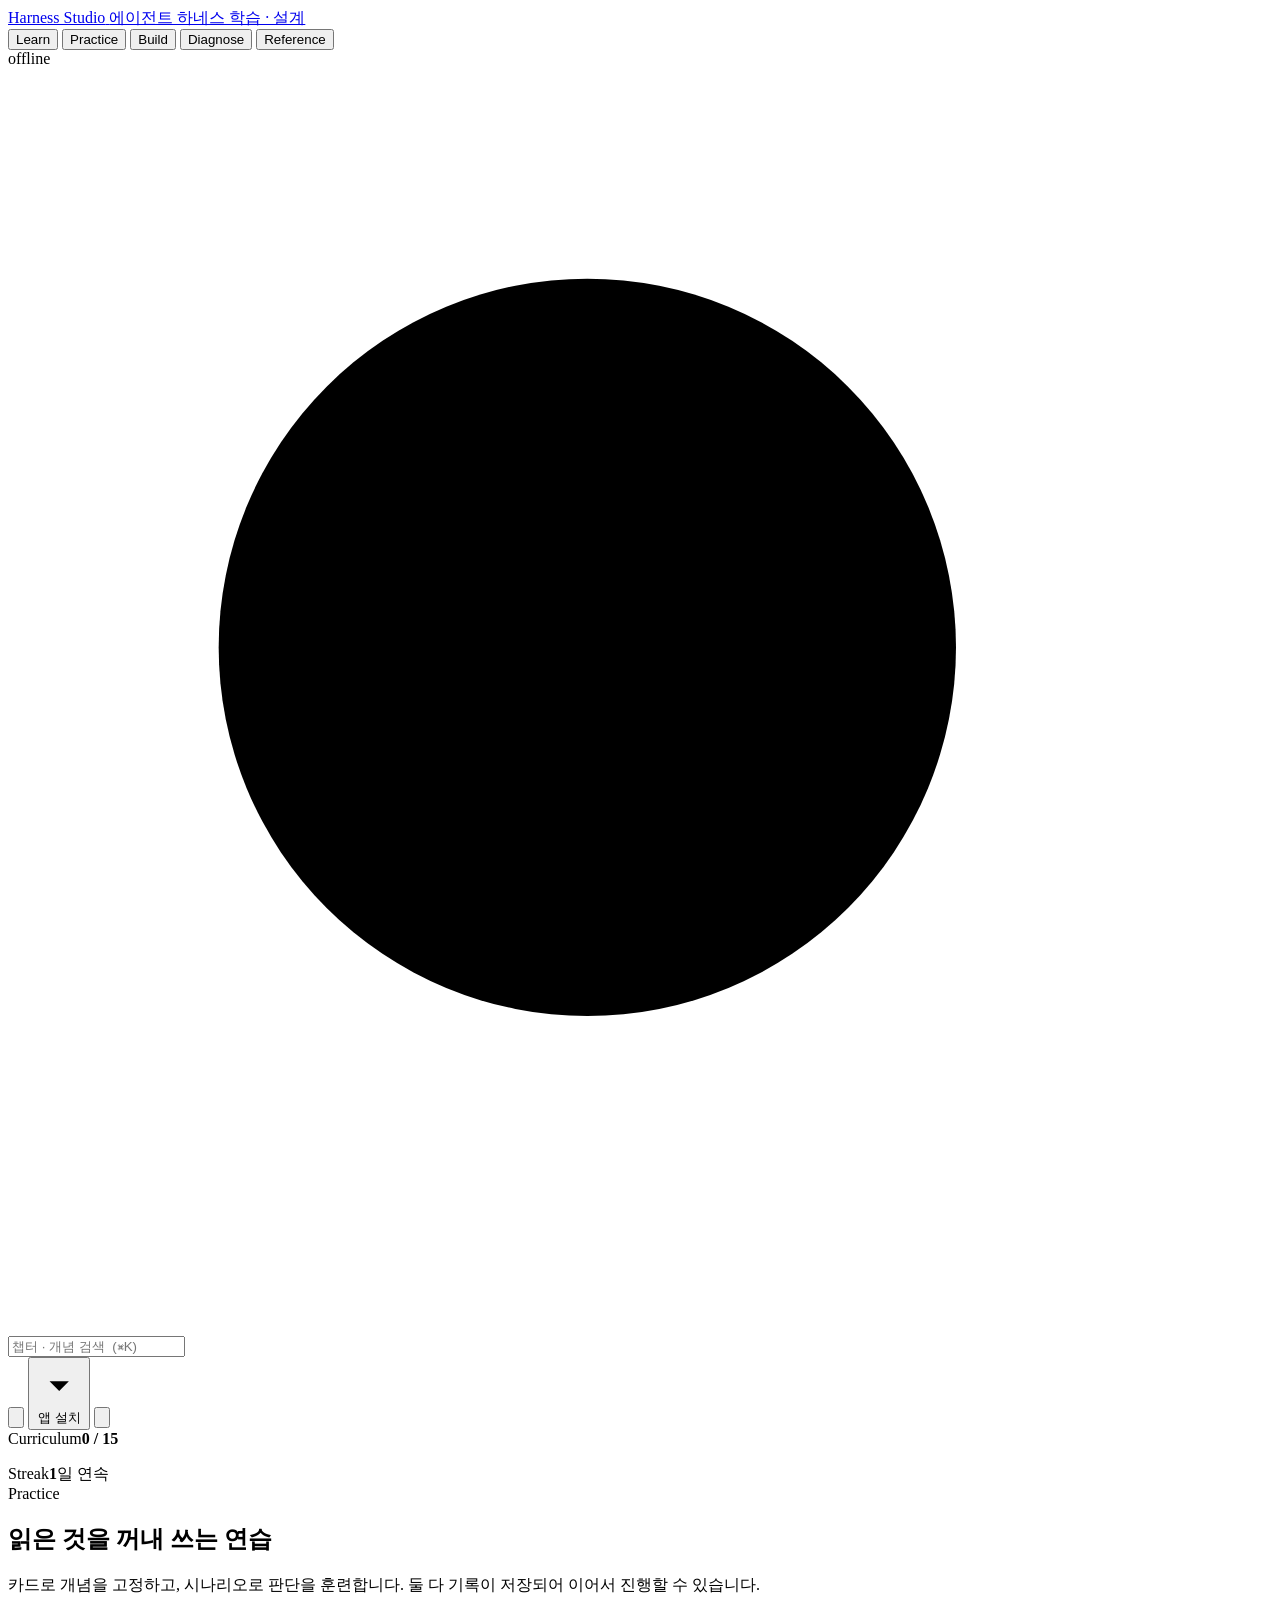
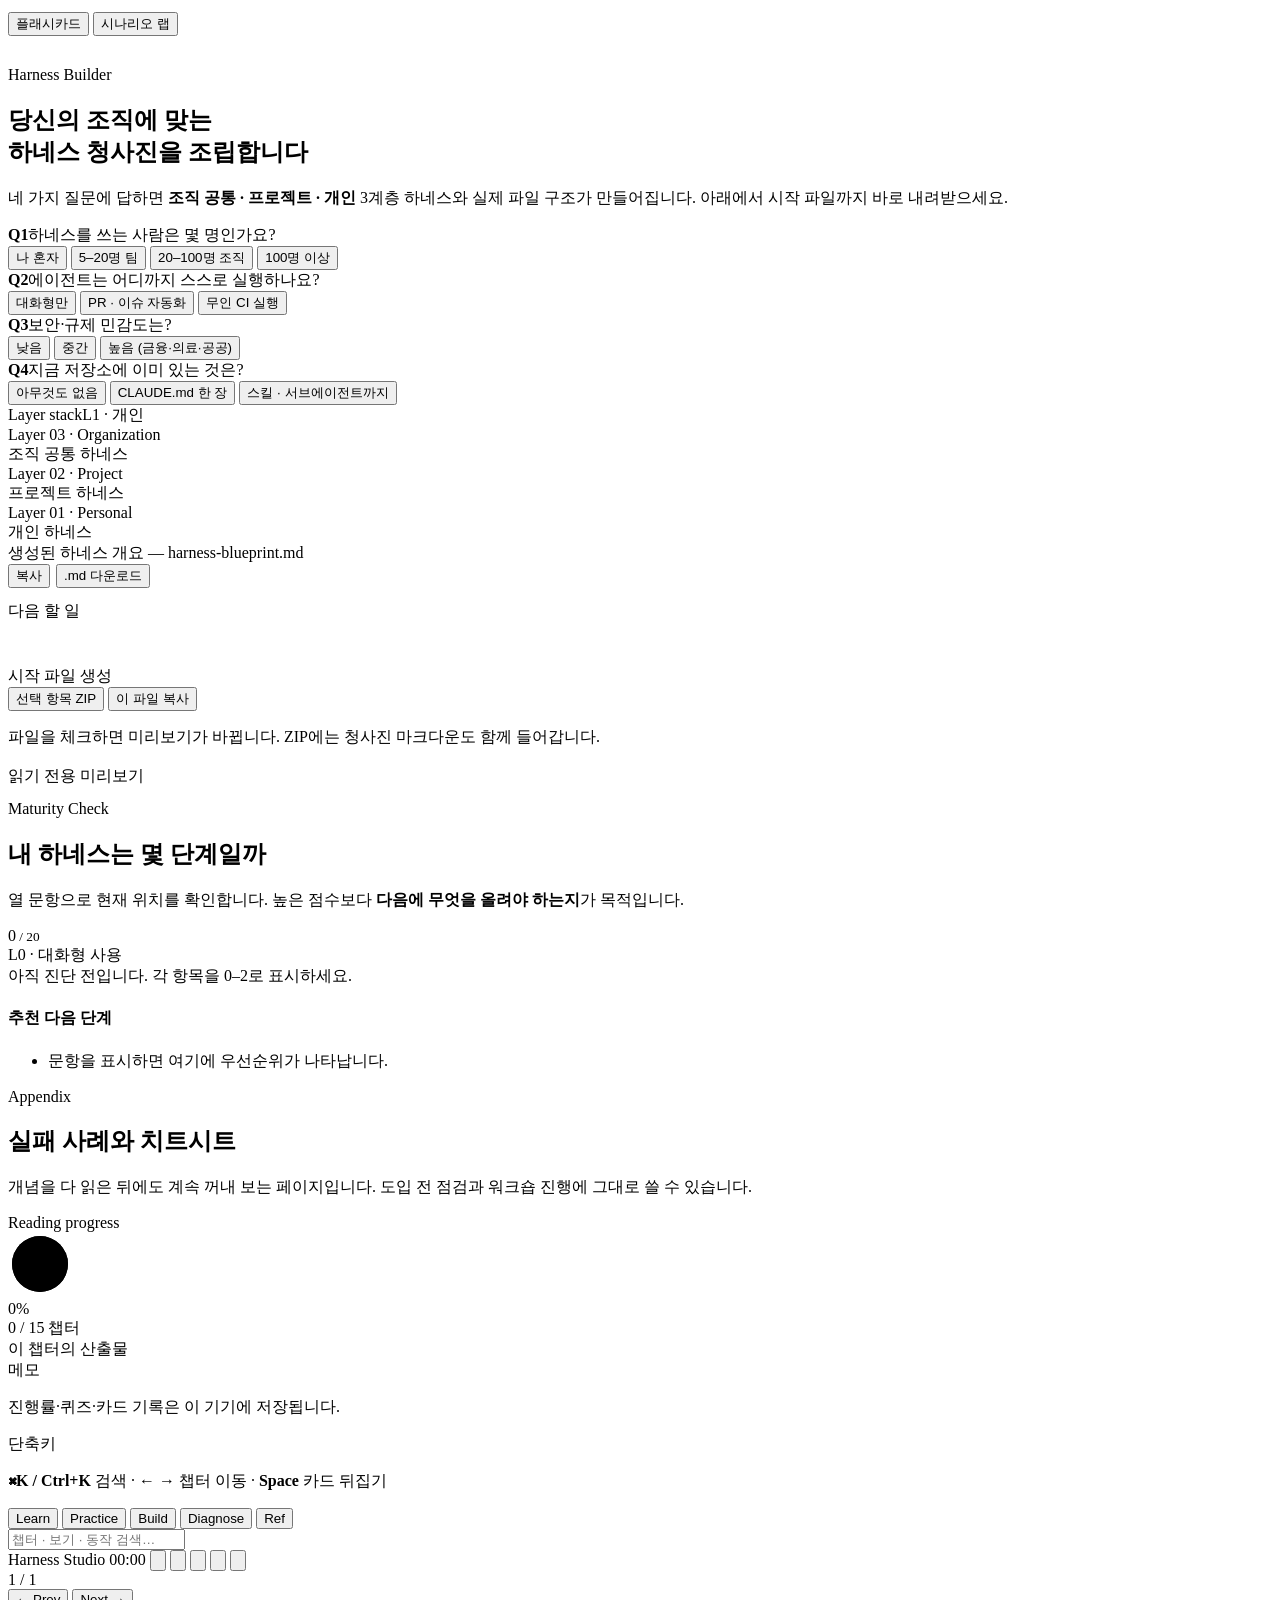
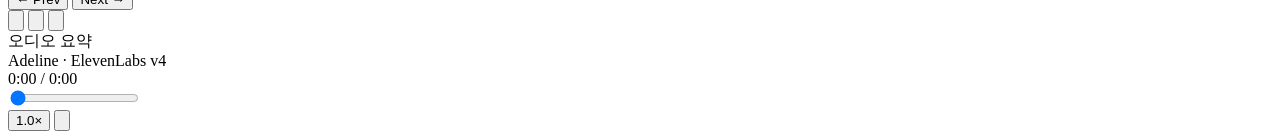
<file: index.template.html>
<!DOCTYPE html>
<html lang="ko">
<head>
<meta charset="utf-8">
<meta name="viewport" content="width=device-width, initial-scale=1, viewport-fit=cover">
<title>Harness Studio — AI 에이전트 하네스 학습·설계</title>
<meta name="description" content="AI 에이전트 하네스를 배우고, 조립하고, 진단하는 오프라인 학습 앱. 15개 챕터 · 퀴즈 · 플래시카드 · 시나리오 랩 · 청사진 생성.">
<meta name="theme-color" content="#EDEAE1">
<link rel="manifest" href="manifest.webmanifest">
<link rel="icon" href="assets/favicon.svg" type="image/svg+xml">
<link rel="apple-touch-icon" href="assets/icon-192.png">
<meta name="apple-mobile-web-app-capable" content="yes">
<meta name="apple-mobile-web-app-status-bar-style" content="default">
<meta name="apple-mobile-web-app-title" content="Harness Studio">
<link rel="preconnect" href="https://fonts.googleapis.com">
<link rel="preconnect" href="https://fonts.gstatic.com" crossorigin>
<link href="https://fonts.googleapis.com/css2?family=IBM+Plex+Mono:wght@400;500;600&family=IBM+Plex+Sans+KR:wght@300;400;500;600;700&display=swap" rel="stylesheet">
<style>/*INJECT_CSS*/</style>
</head>
<body data-view="learn">
<div class="app">
<header class="topbar">
  <a class="brand" href="#" onclick="return false">
    <span class="brand-mark" aria-hidden="true"></span>
    <span>
      <span class="brand-name">Harness Studio</span>
      <span class="brand-sub">에이전트 하네스 학습 · 설계</span>
    </span>
  </a>
  <nav class="modes" role="tablist" aria-label="보기 선택">
    <button class="mode-btn" role="tab" aria-selected="true" data-view="learn">Learn</button>
    <button class="mode-btn" role="tab" aria-selected="false" data-view="practice">Practice</button>
    <button class="mode-btn" role="tab" aria-selected="false" data-view="build">Build</button>
    <button class="mode-btn" role="tab" aria-selected="false" data-view="diagnose">Diagnose</button>
    <button class="mode-btn" role="tab" aria-selected="false" data-view="reference">Reference</button>
  </nav>
  <span class="top-spacer"></span>
  <span class="offline-pill" id="offlinePill">offline</span>
  <div class="searchbox">
    <svg viewBox="0 0 24 24" aria-hidden="true"><circle cx="11" cy="11" r="7"></circle><path d="M16.5 16.5L21 21"></path></svg>
    <input id="search" type="search" placeholder="챕터 · 개념 검색  (⌘K)" autocomplete="off" aria-label="검색">
  </div>
  <button class="ghost-btn" id="presentBtn" aria-label="발표자 모드" title="발표자 모드 (P)">
    <svg viewBox="0 0 24 24" aria-hidden="true"><rect x="3" y="4" width="18" height="12" rx="1"></rect><path d="M12 16v4M8 20h8"></path><path d="M9 8l4 2.5L9 13z" fill="currentColor" stroke="none"></path></svg>
  </button>
  <button class="install-btn" id="installBtn" title="앱으로 설치">
    <svg viewBox="0 0 24 24" aria-hidden="true"><path d="M12 3v12M7 11l5 5 5-5M4 21h16"></path></svg>
    <span>앱 설치</span>
  </button>
  <button class="ghost-btn" id="themeBtn" aria-label="테마 전환" title="테마 전환">
    <svg viewBox="0 0 24 24" aria-hidden="true"><path d="M12 3v2M12 19v2M3 12h2M19 12h2M5.6 5.6l1.4 1.4M17 17l1.4 1.4M18.4 5.6L17 7M7 17l-1.4 1.4"></path><circle cx="12" cy="12" r="4"></circle></svg>
  </button>
</header>

<div class="shell">
  <aside class="rail-left" aria-label="커리큘럼">
    <div class="rail-head"><span>Curriculum</span><b id="railCount">0 / 15</b></div>
    <div id="navList"></div>
    <div class="rail-head" style="padding-top:16px"><span>Streak</span><span class="streak" id="streakBox"><b>1</b>일 연속</span></div>
  </aside>

  <main class="main" id="main">
    <!-- ============ LEARN ============ -->
    <section class="view active" id="view-learn" role="tabpanel" aria-label="학습">
      <div id="article"></div>
    </section>

    <!-- ============ PRACTICE ============ -->
    <section class="view" id="view-practice" role="tabpanel" aria-label="연습">
      <div class="b-head">
        <div class="eyebrow"><span class="sep"></span>Practice</div>
        <h1>읽은 것을 꺼내 쓰는 연습</h1>
        <p class="lede">카드로 개념을 고정하고, 시나리오로 판단을 훈련합니다. 둘 다 기록이 저장되어 이어서 진행할 수 있습니다.</p>
      </div>
      <div class="practice-switch" id="practiceSwitch" role="tablist">
        <button data-tab="cards" aria-selected="true">플래시카드</button>
        <button data-tab="scn" aria-selected="false">시나리오 랩</button>
      </div>
      <div id="presentPane" style="margin-bottom:30px"></div>
      <div id="cardsPane"></div>
      <div id="scnPane" style="display:none"></div>
    </section>

    <!-- ============ BUILD ============ -->
    <section class="view" id="view-build" role="tabpanel" aria-label="하네스 빌더">
      <div class="b-head">
        <div class="eyebrow"><span class="sep"></span>Harness Builder</div>
        <h1>당신의 조직에 맞는<br>하네스 청사진을 조립합니다</h1>
        <p class="lede">네 가지 질문에 답하면 <b>조직 공통 · 프로젝트 · 개인</b> 3계층 하네스와 실제 파일 구조가 만들어집니다. 아래에서 시작 파일까지 바로 내려받으세요.</p>
      </div>

      <div class="b-grid">
        <div>
          <div class="q-step" data-q="size">
            <div class="q-label"><b>Q1</b><span>하네스를 쓰는 사람은 몇 명인가요?</span></div>
            <div class="opts">
              <button class="opt" data-val="solo" aria-pressed="true">나 혼자</button>
              <button class="opt" data-val="team" aria-pressed="false">5–20명 팀</button>
              <button class="opt" data-val="org" aria-pressed="false">20–100명 조직</button>
              <button class="opt" data-val="enterprise" aria-pressed="false">100명 이상</button>
            </div>
          </div>
          <div class="q-step" data-q="auto">
            <div class="q-label"><b>Q2</b><span>에이전트는 어디까지 스스로 실행하나요?</span></div>
            <div class="opts">
              <button class="opt" data-val="chat" aria-pressed="true">대화형만</button>
              <button class="opt" data-val="pr" aria-pressed="false">PR · 이슈 자동화</button>
              <button class="opt" data-val="ci" aria-pressed="false">무인 CI 실행</button>
            </div>
          </div>
          <div class="q-step" data-q="risk">
            <div class="q-label"><b>Q3</b><span>보안·규제 민감도는?</span></div>
            <div class="opts">
              <button class="opt" data-val="low" aria-pressed="true">낮음</button>
              <button class="opt" data-val="mid" aria-pressed="false">중간</button>
              <button class="opt" data-val="high" aria-pressed="false">높음 (금융·의료·공공)</button>
            </div>
          </div>
          <div class="q-step" data-q="asset">
            <div class="q-label"><b>Q4</b><span>지금 저장소에 이미 있는 것은?</span></div>
            <div class="opts">
              <button class="opt" data-val="none" aria-pressed="true">아무것도 없음</button>
              <button class="opt" data-val="md" aria-pressed="false">CLAUDE.md 한 장</button>
              <button class="opt" data-val="skill" aria-pressed="false">스킬 · 서브에이전트까지</button>
            </div>
          </div>
        </div>

        <div class="stack-zone">
          <div class="stack-cap"><span>Layer stack</span><span id="stackLevel">L1 · 개인</span></div>
          <div class="stack">
            <div class="slab on" data-layer="org">
              <div class="s-k">Layer 03 · Organization</div>
              <div class="s-t">조직 공통 하네스</div>
              <div class="s-chips" id="chips-org"></div>
              <span class="rails"></span>
            </div>
            <div class="slab on" data-layer="project">
              <div class="s-k">Layer 02 · Project</div>
              <div class="s-t">프로젝트 하네스</div>
              <div class="s-chips" id="chips-project"></div>
              <span class="rails"></span>
            </div>
            <div class="slab on" data-layer="personal">
              <div class="s-k">Layer 01 · Personal</div>
              <div class="s-t">개인 하네스</div>
              <div class="s-chips" id="chips-personal"></div>
              <span class="rails"></span>
            </div>
          </div>
          <div class="stack-meta" id="stackMeta"></div>
        </div>
      </div>

      <div class="out-card">
        <div class="out-head">
          <span class="t">생성된 하네스 개요 — harness-blueprint.md</span>
          <span style="display:flex;gap:6px">
            <button class="btn ghost sm" id="copyBtn">복사</button>
            <button class="btn sm" id="dlBtn">.md 다운로드</button>
          </span>
        </div>
        <div class="out-body">
          <pre class="tree" id="tree"></pre>
          <div class="out-next">
            <div class="on-k">다음 할 일</div>
            <ol id="outNext"></ol>
          </div>
        </div>
      </div>

      <div class="subhead" style="margin-top:44px">시작 파일 생성 <span id="genCount" style="text-transform:none;letter-spacing:0;color:var(--accent-ink);font-family:var(--mono);font-size:10px"></span></div>
      <div class="gen-grid">
        <div>
          <div class="gen-list" id="genList"></div>
          <div class="gen-actions">
            <button class="btn sm" id="zipBtn">선택 항목 ZIP</button>
            <button class="btn ghost sm" id="genCopy">이 파일 복사</button>
          </div>
          <p class="hint" style="margin-top:12px;line-height:1.7">파일을 체크하면 미리보기가 바뀝니다. ZIP에는 청사진 마크다운도 함께 들어갑니다.</p>
        </div>
        <div class="gen-preview">
          <div class="gen-head"><span class="fname" id="genFile"></span><span class="hint">읽기 전용 미리보기</span></div>
          <pre class="gen-code" id="genCode"></pre>
        </div>
      </div>
    </section>

    <!-- ============ DIAGNOSE ============ -->
    <section class="view" id="view-diagnose" role="tabpanel" aria-label="성숙도 진단">
      <div class="b-head">
        <div class="eyebrow"><span class="sep"></span>Maturity Check</div>
        <h1>내 하네스는 몇 단계일까</h1>
        <p class="lede">열 문항으로 현재 위치를 확인합니다. 높은 점수보다 <b>다음에 무엇을 올려야 하는지</b>가 목적입니다.</p>
      </div>
      <div class="diag-top">
        <div>
          <div class="score"><span id="score">0</span><small> / 20</small></div>
          <div class="level" id="level">L0 · 대화형 사용</div>
          <div class="meter"><i id="meterFill"></i></div>
        </div>
        <div class="rr-note" id="diagSummary">아직 진단 전입니다. 각 항목을 0–2로 표시하세요.</div>
      </div>
      <div class="diag-list" id="diagList"></div>
      <div class="diag-out">
        <h4>추천 다음 단계</h4>
        <ul id="diagNext"><li>문항을 표시하면 여기에 우선순위가 나타납니다.</li></ul>
      </div>
    </section>

    <!-- ============ REFERENCE ============ -->
    <section class="view" id="view-reference" role="tabpanel" aria-label="참고자료">
      <div class="b-head">
        <div class="eyebrow"><span class="sep"></span>Appendix</div>
        <h1>실패 사례와 치트시트</h1>
        <p class="lede">개념을 다 읽은 뒤에도 계속 꺼내 보는 페이지입니다. 도입 전 점검과 워크숍 진행에 그대로 쓸 수 있습니다.</p>
      </div>
      <div id="refBody"></div>
    </section>
  </main>

  <aside class="rail-right" aria-label="모듈 정보">
    <div class="rr-block">
      <div class="rr-k">Reading progress</div>
      <div class="ring-wrap">
        <svg class="ring" viewBox="0 0 64 64" width="64" height="64" aria-hidden="true">
          <circle class="bg" cx="32" cy="32" r="28"></circle>
          <circle class="fg" cx="32" cy="32" r="28" stroke-dasharray="175.9" stroke-dashoffset="175.9" id="ringFg"></circle>
        </svg>
        <div>
          <div class="ring-txt" id="ringPct">0%</div>
          <div class="ring-sub" id="ringSub">0 / 15 챕터</div>
        </div>
      </div>
    </div>
    <div class="rr-block">
      <div class="rr-k">이 챕터의 산출물</div>
      <div class="artifacts" id="artifacts"></div>
    </div>
    <div class="rr-block">
      <div class="rr-k">메모</div>
      <p class="rr-note" id="railNote">진행률·퀴즈·카드 기록은 이 기기에 저장됩니다.</p>
    </div>
    <div class="rr-block">
      <div class="rr-k">단축키</div>
      <p class="rr-note"><strong>⌘K / Ctrl+K</strong> 검색 · <strong>← →</strong> 챕터 이동 · <strong>Space</strong> 카드 뒤집기</p>
    </div>
  </aside>
</div>

<nav class="mobile-nav" aria-label="모바일 보기 선택">
  <button data-view="learn" aria-selected="true">Learn</button>
  <button data-view="practice" aria-selected="false">Practice</button>
  <button data-view="build" aria-selected="false">Build</button>
  <button data-view="diagnose" aria-selected="false">Diagnose</button>
  <button data-view="reference" aria-selected="false">Ref</button>
</nav>
</div>

<div class="palette-back" id="paletteBack" role="dialog" aria-modal="true" aria-label="검색 팔레트">
  <div class="palette">
    <input id="paletteInput" type="text" placeholder="챕터 · 보기 · 동작 검색…" autocomplete="off" aria-label="팔레트 검색">
    <div class="palette-list" id="paletteList"></div>
  </div>
</div>
<div class="stage" id="stage" role="dialog" aria-modal="true" aria-label="발표자 모드">
  <div class="stage-top">
    <span class="stage-brand">Harness Studio</span>
    <span class="stage-deck" id="stageDeck"></span>
    <span class="stage-spacer"></span>
    <span class="stage-clock" id="stageClock">00:00</span>
    <button class="stage-ctrl" id="stagePause" title="일시정지 (P)" aria-label="일시정지">
      <svg viewBox="0 0 24 24"><path d="M9 5v14M15 5v14"></path></svg></button>
    <button class="stage-ctrl" id="stageReset" title="타이머 초기화" aria-label="타이머 초기화">
      <svg viewBox="0 0 24 24"><path d="M3 12a9 9 0 1 0 3-6.7"></path><path d="M3 4v5h5"></path></svg></button>
    <button class="stage-ctrl" id="stageNotes" title="발표자 노트 (N)" aria-label="노트">
      <svg viewBox="0 0 24 24"><path d="M5 4h11l3 3v13H5z"></path><path d="M8 9h8M8 13h8M8 17h5"></path></svg></button>
    <button class="stage-ctrl" id="stageFull" title="전체화면 (F)" aria-label="전체화면">
      <svg viewBox="0 0 24 24"><path d="M4 9V4h5M20 15v5h-5M20 9V4h-5M4 15v5h5"></path></svg></button>
    <button class="stage-ctrl" id="exitStage" title="나가기 (Esc)" aria-label="나가기">
      <svg viewBox="0 0 24 24"><path d="M6 6l12 12M18 6L6 18"></path></svg></button>
  </div>
  <div class="stage-body"><div class="slide" id="slide"></div></div>
  <div class="notes" id="notes"></div>
  <div class="stage-foot">
    <div class="prog" id="prog"></div>
    <span class="stage-count" id="stageCount">1 / 1</span>
    <div class="stage-nav">
      <button id="prevSlide">← Prev</button>
      <button id="nextSlide">Next →</button>
    </div>
  </div>
</div>
<div class="player" id="player" aria-label="오디오 플레이어">
  <div class="player-bar"><i id="plBar"></i></div>
  <div class="player-in">
    <div class="pl-main">
      <button class="pl-btn" id="plPrev" aria-label="이전 챕터"><svg viewBox="0 0 24 24"><path d="M6 5h2v14H6zM20 5v14L9 12z"/></svg></button>
      <button class="pl-btn primary" id="plToggle" aria-label="재생 또는 일시정지"><svg viewBox="0 0 24 24" id="plIcon"><path d="M7 5l12 7-12 7z"/></svg></button>
      <button class="pl-btn" id="plNext" aria-label="다음 챕터"><svg viewBox="0 0 24 24"><path d="M16 5h2v14h-2zM4 5v14l11-7z"/></svg></button>
      <div class="pl-meta"><div class="pl-t" id="plTitle">오디오 요약</div><div class="pl-s" id="plSub">Adeline · ElevenLabs v4</div></div>
    </div>
    <span class="pl-time" id="plTime">0:00 / 0:00</span>
    <div class="pl-progress"><input type="range" id="plSeek" min="0" max="1000" value="0" aria-label="재생 위치"></div>
    <button class="pl-speed" id="plSpeed" aria-label="재생 속도">1.0×</button>
    <button class="pl-close" id="plClose" aria-label="닫기"><svg viewBox="0 0 24 24"><path d="M6 6l12 12M18 6L6 18"/></svg></button>
  </div>
  <audio id="audio" preload="metadata"></audio>
</div>

<div class="toast" id="toast" role="status" aria-live="polite"></div>

<script>/*INJECT_DATA*/</script>
<script>/*INJECT_APP*/</script>
<script>
if ('serviceWorker' in navigator && location.protocol !== 'file:') {
  window.addEventListener('load', () => navigator.serviceWorker.register('sw.js').catch(()=>{}));
}
</script>
</body>
</html>
</file>
